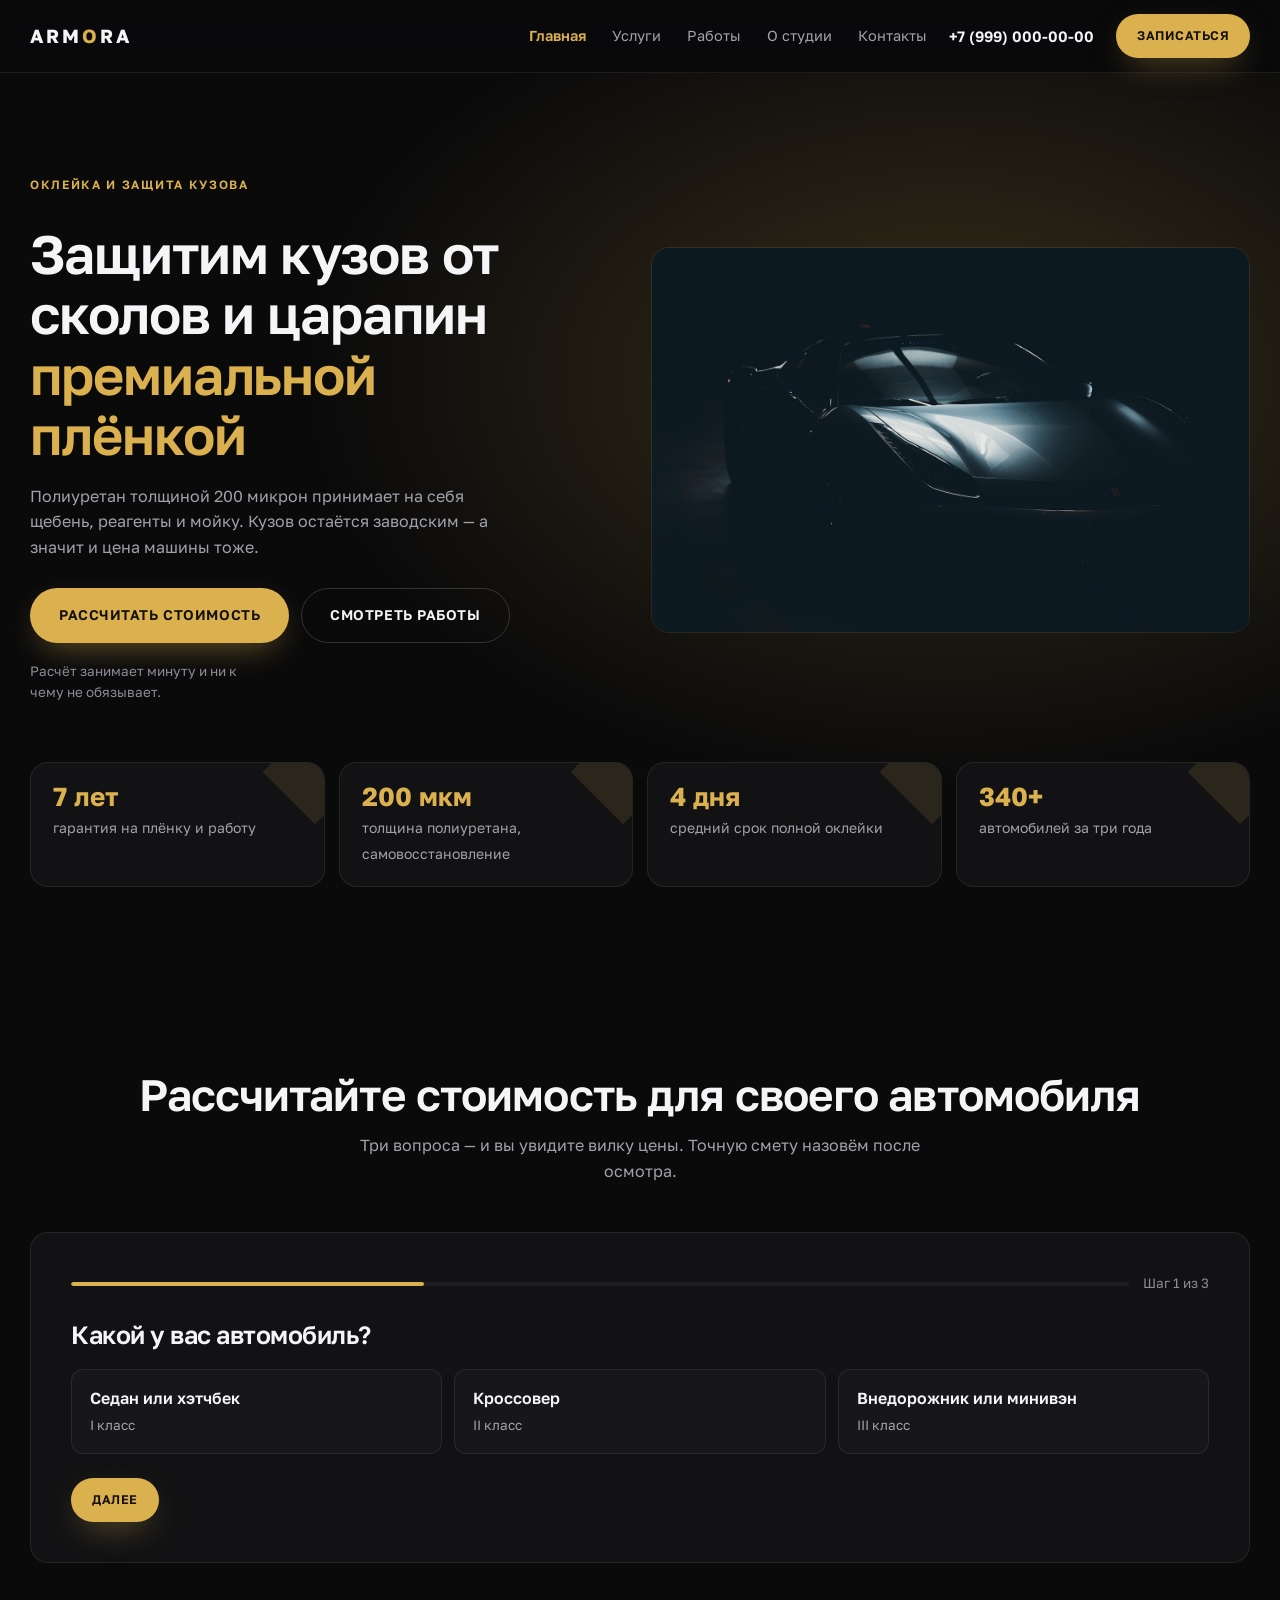
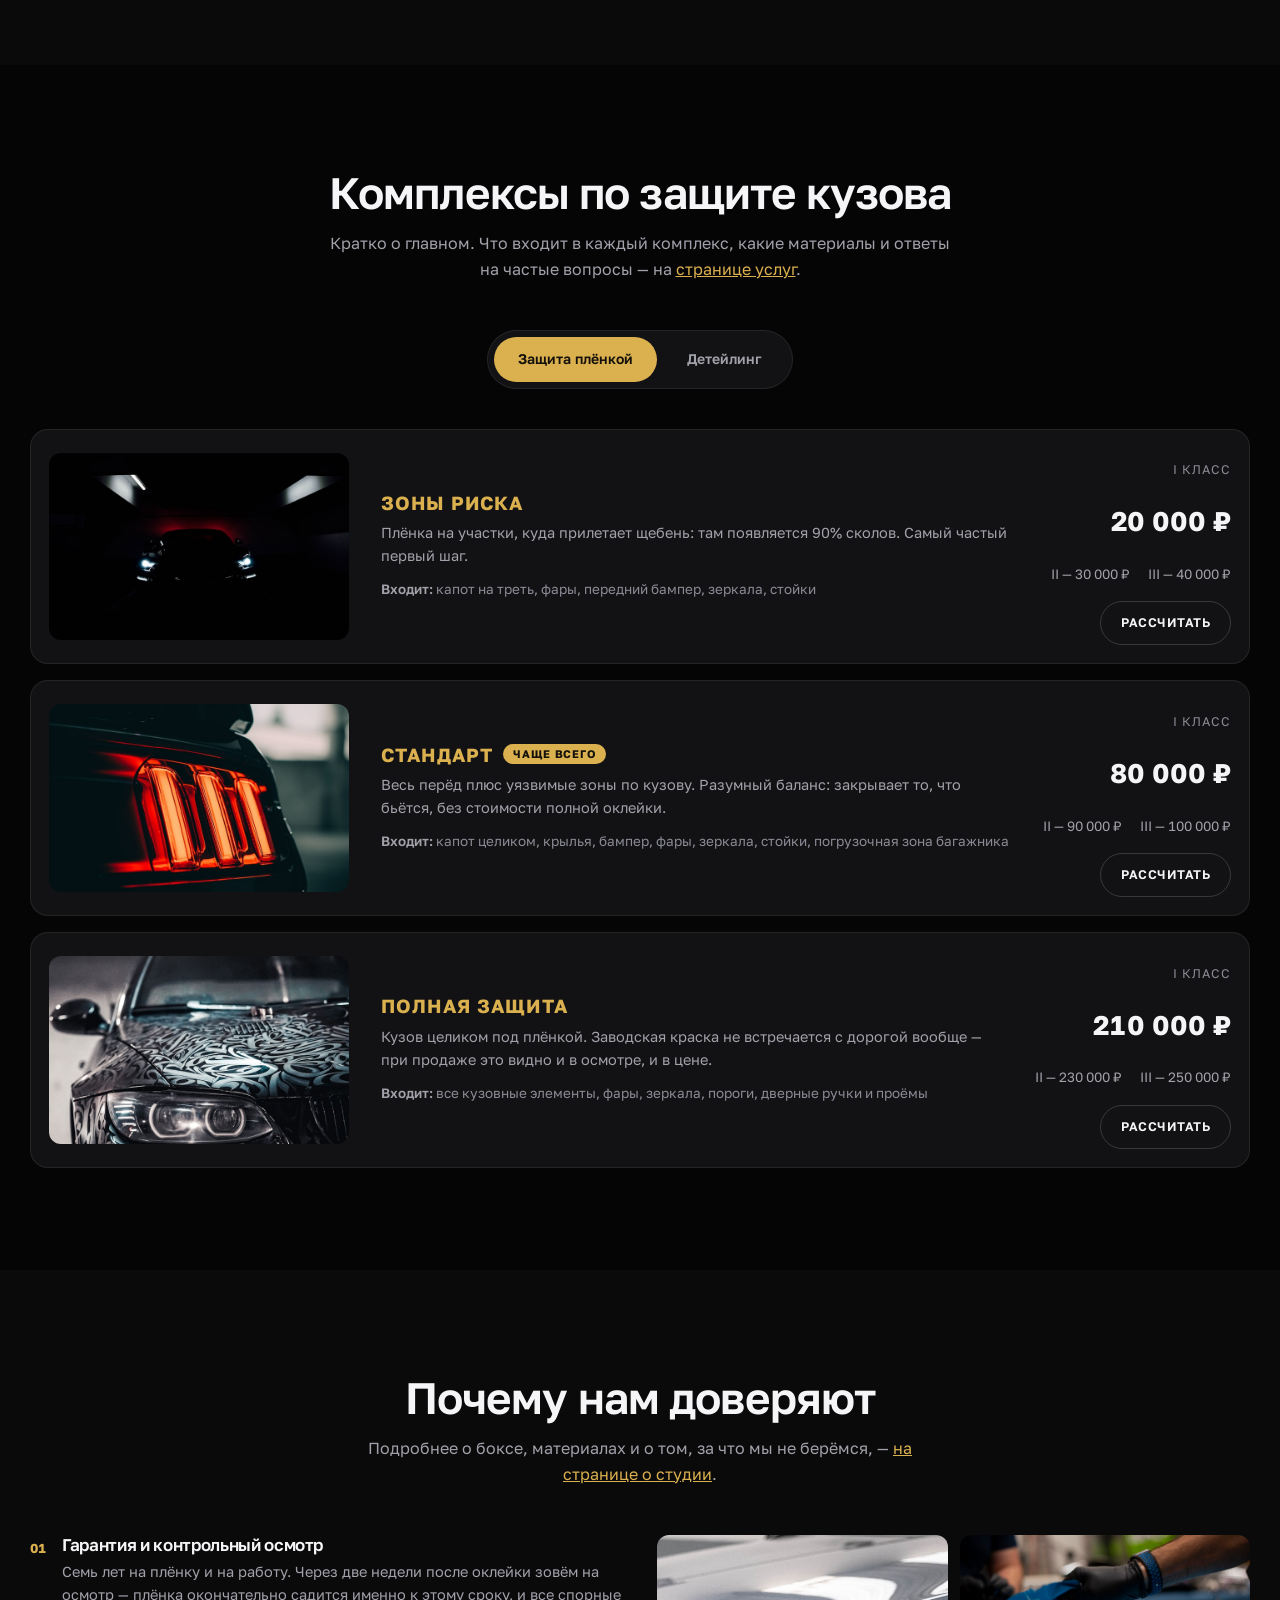
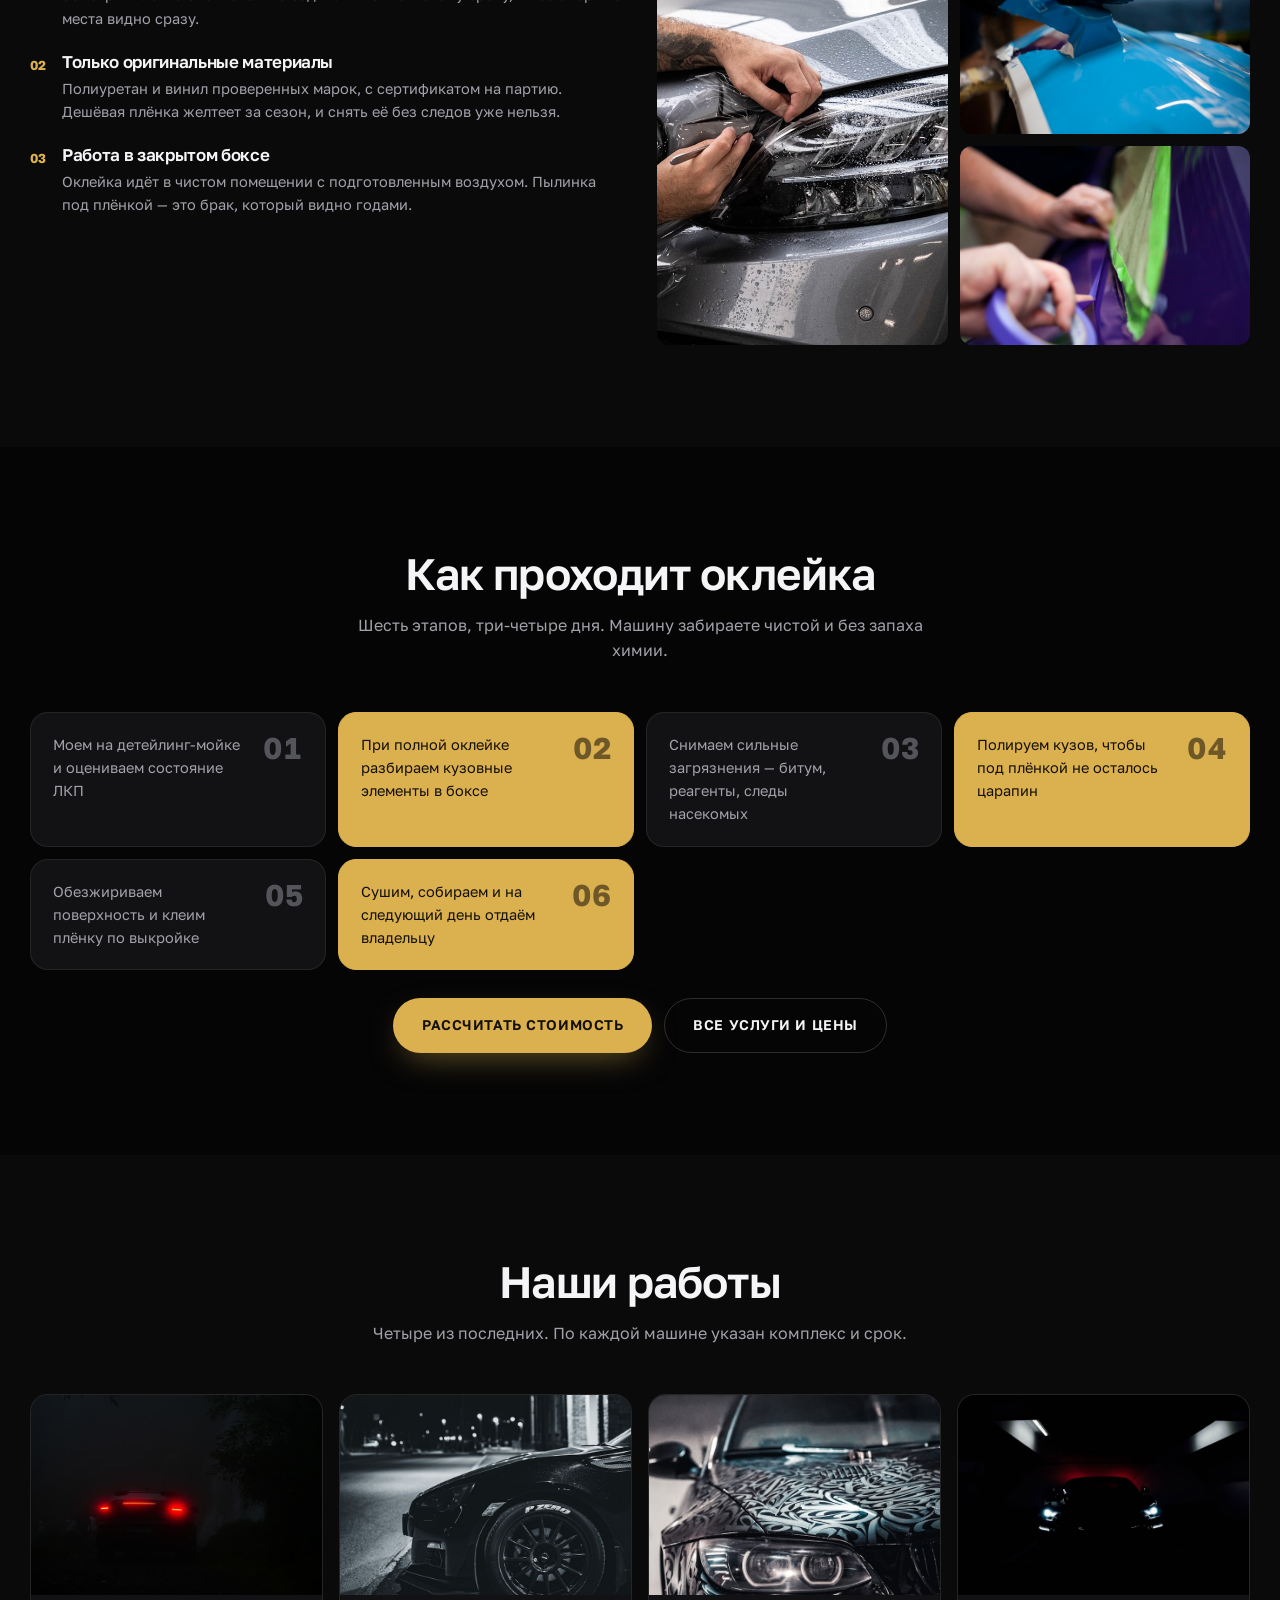
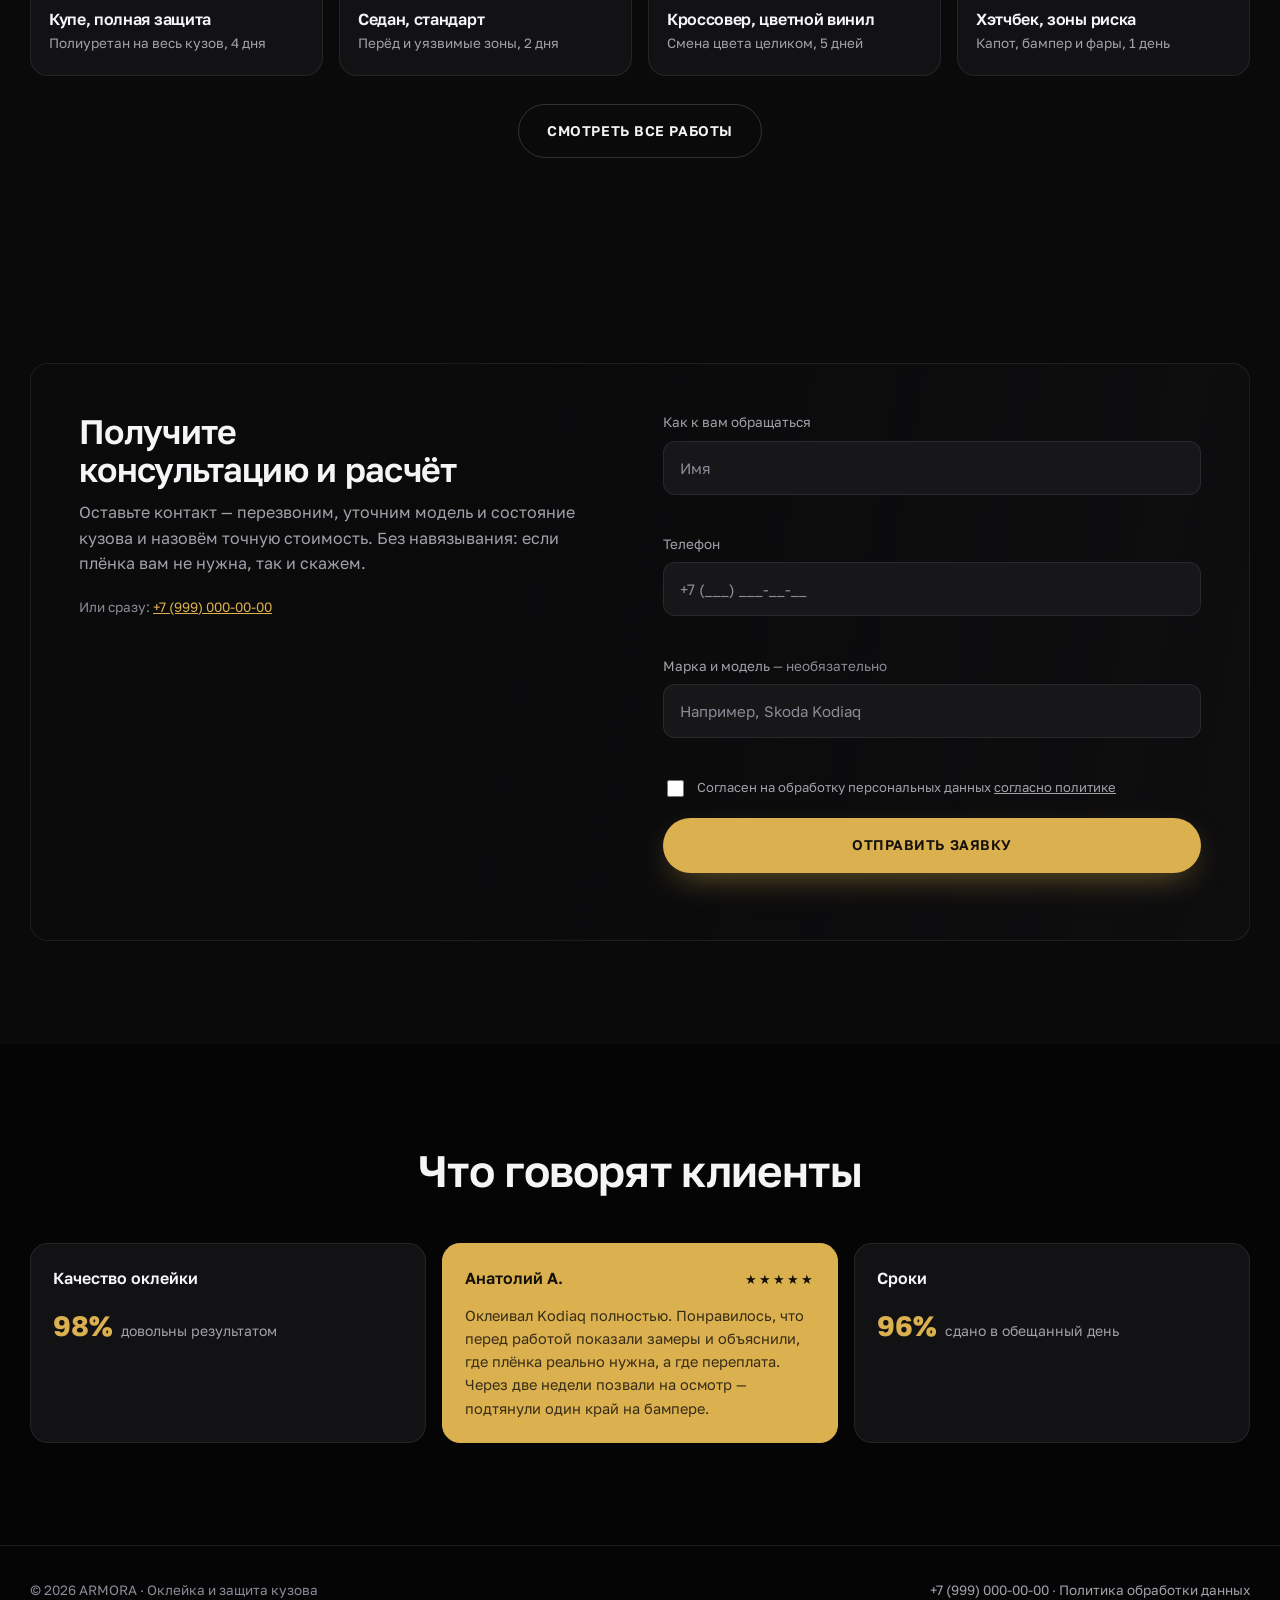
<file: index.html>
<!DOCTYPE html>
<html lang="ru">
<head>
<meta charset="UTF-8">
<meta name="viewport" content="width=device-width, initial-scale=1">
<title>ARMORA — оклейка и защита кузова плёнкой</title>
<meta name="description" content="Защита кузова полиуретановой плёнкой: зоны риска, стандарт и полная оклейка. Гарантия 7 лет, расчёт стоимости за минуту, оригинальные материалы.">

<meta name="theme-color" content="#0a0a0b">
<meta property="og:type" content="website">
<meta property="og:title" content="ARMORA — оклейка и защита кузова плёнкой">
<meta property="og:description" content="Полиуретан и винил, гарантия 7 лет, расчёт стоимости за минуту.">

<link rel="icon" href="data:image/svg+xml,%3Csvg xmlns='http://www.w3.org/2000/svg' viewBox='0 0 32 32'%3E%3Crect width='32' height='32' rx='8' fill='%230a0a0b'/%3E%3Cpath d='M16 5l9 3.4v7.2c0 5.2-3.6 9.6-9 11.4-5.4-1.8-9-6.2-9-11.4V8.4z' fill='none' stroke='%23dbb04f' stroke-width='2.2' stroke-linejoin='round'/%3E%3C/svg%3E">

<link rel="preconnect" href="https://fonts.googleapis.com">
<link rel="preconnect" href="https://fonts.gstatic.com" crossorigin>
<link href="https://fonts.googleapis.com/css2?family=Golos+Text:wght@400;500;600;700&display=swap&subset=cyrillic,latin" rel="stylesheet">
<link rel="stylesheet" href="css/style.css">

<script>document.documentElement.classList.add('js');</script>
</head>
<body>

<a class="skip-link" href="#main">Перейти к содержанию</a>

<header class="nav">
  <div class="wrap nav-inner">
    <a class="logo" href="#top">ARM<span>O</span>RA</a>

    <button class="nav-toggle" id="navToggle" type="button" aria-label="Открыть меню" aria-expanded="false" aria-controls="navLinks">
      <svg viewBox="0 0 24 24" fill="none" stroke="currentColor" stroke-width="1.9" stroke-linecap="round" aria-hidden="true">
        <path d="M4 7h16M4 12h16M4 17h16"/>
      </svg>
    </button>

    <nav class="nav-links" id="navLinks" aria-label="Разделы сайта">
      <a href="index.html" aria-current="page">Главная</a>
      <a href="services.html">Услуги</a>
      <a href="works.html">Работы</a>
      <a href="about.html">О студии</a>
      <a href="contacts.html">Контакты</a>
    </nav>

    <a class="nav-phone" href="tel:+79990000000">+7 (999) 000-00-00</a>
    <a class="btn btn-primary btn-sm" href="#contact">Записаться</a>
  </div>
</header>

<main id="main">

  <!-- ── Герой ────────────────────────────────────────────────────────────── -->
  <section class="hero" id="top">
    <div class="wrap">
      <div class="hero-grid">
        <div>
          <p class="eyebrow">Оклейка и защита кузова</p>
          <h1>Защитим кузов от сколов и царапин <em>премиальной плёнкой</em></h1>
          <p class="hero-lead">
            Полиуретан толщиной 200 микрон принимает на себя щебень, реагенты
            и мойку. Кузов остаётся заводским — а значит и цена машины тоже.
          </p>
          <div class="hero-actions">
            <a class="btn btn-primary" href="#calc">Рассчитать стоимость</a>
            <a class="btn btn-ghost" href="#works">Смотреть работы</a>
          </div>
          <p class="hero-note" style="margin-top:18px">Расчёт занимает минуту и ни к чему не обязывает.</p>
        </div>

        <div class="hero-media">
          <img src="assets/photos/hero.jpg" width="1400" height="900" alt="Тёмный спортивный автомобиль в студийном освещении, кузов отражает свет"
               fetchpriority="high" decoding="async">
        </div>
      </div>

      <ul class="facts" style="list-style:none;padding:0">
        <li class="fact"><b>7 лет</b><span>гарантия на плёнку и работу</span></li>
        <li class="fact"><b>200 мкм</b><span>толщина полиуретана, самовосстановление</span></li>
        <li class="fact"><b>4 дня</b><span>средний срок полной оклейки</span></li>
        <li class="fact"><b>340+</b><span>автомобилей за три года</span></li>
      </ul>
    </div>
  </section>

  <!-- ── Калькулятор ──────────────────────────────────────────────────────── -->
  <section class="section" id="calc">
    <div class="wrap">
      <div class="section-head reveal">
        <h2 class="section-title">Рассчитайте стоимость для своего автомобиля</h2>
        <p class="section-sub">Три вопроса — и вы увидите вилку цены. Точную смету назовём после осмотра.</p>
      </div>

      <div class="calc reveal" id="calcBox">
        <div class="calc-progress">
          <div class="calc-bar"><i id="calcBar"></i></div>
          <span class="calc-step-label" id="calcStepLabel">Шаг 1 из 3</span>
        </div>

        <h3 class="calc-question" id="calcQuestion">Какой у вас автомобиль?</h3>

        <div class="calc-options" id="calcOptions" role="group" aria-labelledby="calcQuestion"></div>

        <div class="calc-nav">
          <button class="btn btn-ghost btn-sm" type="button" id="calcBack" hidden>Назад</button>
          <button class="btn btn-primary btn-sm" type="button" id="calcNext" disabled>Далее</button>
        </div>

        <div class="calc-result" id="calcResult" hidden>
          <p class="calc-step-label" style="margin:0 0 6px">Ориентировочная стоимость</p>
          <p class="calc-total" id="calcTotal" aria-live="polite">— ₽</p>
          <p class="calc-total"><small id="calcSummary"></small></p>
          <div class="calc-nav" style="margin-top:18px">
            <a class="btn btn-primary btn-sm" href="#contact">Оставить заявку</a>
            <button class="btn btn-ghost btn-sm" type="button" id="calcReset">Посчитать заново</button>
          </div>
        </div>
      </div>
    </div>
  </section>

  <!-- ── Комплексы ────────────────────────────────────────────────────────── -->
  <section class="section" id="packages" style="background:var(--bg-deep)">
    <div class="wrap">
      <div class="section-head reveal">
        <h2 class="section-title">Комплексы по защите кузова</h2>
        <p class="section-sub">
          Кратко о главном. Что входит в каждый комплекс, какие материалы и
          ответы на частые вопросы — на <a href="services.html" style="color:var(--accent-text)">странице услуг</a>.
        </p>
      </div>

      <div class="tabs reveal" role="tablist" aria-label="Виды услуг">
        <button class="tab" role="tab" id="tab-film" aria-selected="true" aria-controls="panel-film" type="button">Защита плёнкой</button>
        <button class="tab" role="tab" id="tab-detail" aria-selected="false" aria-controls="panel-detail" type="button">Детейлинг</button>
      </div>

      <div class="tiers reveal" id="panel-film" role="tabpanel" aria-labelledby="tab-film">
        <article class="tier">
          <div class="tier-media">
            <img src="assets/photos/tier-1.jpg" width="720" height="460" loading="lazy" decoding="async"
                 alt="Передняя часть тёмного автомобиля с включёнными фарами в полумраке">
          </div>
          <div>
            <h3 class="tier-name">Зоны риска</h3>
            <p class="tier-desc">
              Плёнка на участки, куда прилетает щебень: там появляется 90% сколов.
              Самый частый первый шаг.
            </p>
            <p class="tier-includes"><b>Входит:</b> капот на треть, фары, передний бампер, зеркала, стойки</p>
          </div>
          <div class="tier-prices">
            <p class="tier-class">I класс</p>
            <p class="tier-price">20 000 ₽</p>
            <p class="tier-more"><span>II — 30 000 ₽</span><span>III — 40 000 ₽</span></p>
            <a class="btn btn-ghost btn-sm" href="#calc">Рассчитать</a>
          </div>
        </article>

        <article class="tier">
          <div class="tier-media">
            <img src="assets/photos/tier-2.jpg" width="720" height="460" loading="lazy" decoding="async"
                 alt="Крупный план красных задних фонарей автомобиля">
          </div>
          <div>
            <h3 class="tier-name">Стандарт <span class="tier-badge">чаще всего</span></h3>
            <p class="tier-desc">
              Весь перёд плюс уязвимые зоны по кузову. Разумный баланс: закрывает
              то, что бьётся, без стоимости полной оклейки.
            </p>
            <p class="tier-includes"><b>Входит:</b> капот целиком, крылья, бампер, фары, зеркала, стойки, погрузочная зона багажника</p>
          </div>
          <div class="tier-prices">
            <p class="tier-class">I класс</p>
            <p class="tier-price">80 000 ₽</p>
            <p class="tier-more"><span>II — 90 000 ₽</span><span>III — 100 000 ₽</span></p>
            <a class="btn btn-ghost btn-sm" href="#calc">Рассчитать</a>
          </div>
        </article>

        <article class="tier">
          <div class="tier-media">
            <img src="assets/photos/tier-3.jpg" width="720" height="460" loading="lazy" decoding="async"
                 alt="Автомобиль, оклеенный камуфляжной плёнкой, вид спереди">
          </div>
          <div>
            <h3 class="tier-name">Полная защита</h3>
            <p class="tier-desc">
              Кузов целиком под плёнкой. Заводская краска не встречается с
              дорогой вообще — при продаже это видно и в осмотре, и в цене.
            </p>
            <p class="tier-includes"><b>Входит:</b> все кузовные элементы, фары, зеркала, пороги, дверные ручки и проёмы</p>
          </div>
          <div class="tier-prices">
            <p class="tier-class">I класс</p>
            <p class="tier-price">210 000 ₽</p>
            <p class="tier-more"><span>II — 230 000 ₽</span><span>III — 250 000 ₽</span></p>
            <a class="btn btn-ghost btn-sm" href="#calc">Рассчитать</a>
          </div>
        </article>
      </div>

      <div class="tiers reveal" id="panel-detail" role="tabpanel" aria-labelledby="tab-detail" hidden>
        <article class="tier">
          <div class="tier-media">
            <img src="assets/photos/trust-3.jpg" width="640" height="420" loading="lazy" decoding="async"
                 alt="Полировальная машинка в работе на кузове автомобиля">
          </div>
          <div>
            <h3 class="tier-name">Полировка кузова</h3>
            <p class="tier-desc">
              Убираем паутинку и микроцарапины от неправильной мойки. Перед
              работой замеряем толщину лака и снимаем только то, что нужно.
            </p>
            <p class="tier-includes"><b>Входит:</b> замер толщины ЛКП, двухэтапная полировка, защитный состав</p>
          </div>
          <div class="tier-prices">
            <p class="tier-class">I класс</p>
            <p class="tier-price">18 000 ₽</p>
            <p class="tier-more"><span>II — 24 000 ₽</span><span>III — 30 000 ₽</span></p>
            <a class="btn btn-ghost btn-sm" href="#contact">Записаться</a>
          </div>
        </article>

        <article class="tier">
          <div class="tier-media">
            <img src="assets/photos/trust-2.jpg" width="640" height="420" loading="lazy" decoding="async"
                 alt="Мойка кузова автомобиля губкой с пеной">
          </div>
          <div>
            <h3 class="tier-name">Керамика</h3>
            <p class="tier-desc">
              Гидрофобный состав поверх краски или плёнки: грязь держится хуже,
              мойка занимает меньше времени, блеск глубже.
            </p>
            <p class="tier-includes"><b>Входит:</b> подготовка поверхности, нанесение в два слоя, сушка в боксе</p>
          </div>
          <div class="tier-prices">
            <p class="tier-class">I класс</p>
            <p class="tier-price">26 000 ₽</p>
            <p class="tier-more"><span>II — 32 000 ₽</span><span>III — 38 000 ₽</span></p>
            <a class="btn btn-ghost btn-sm" href="#contact">Записаться</a>
          </div>
        </article>

        <article class="tier">
          <div class="tier-media">
            <img src="assets/photos/process.jpg" width="760" height="520" loading="lazy" decoding="async"
                 alt="Рука в перчатке очищает колёсный диск щёткой">
          </div>
          <div>
            <h3 class="tier-name">Химчистка салона</h3>
            <p class="tier-desc">
              Глубокая чистка ткани, кожи и пластика с озонированием.
              Запах уходит вместе с причиной, а не маскируется отдушкой.
            </p>
            <p class="tier-includes"><b>Входит:</b> разбор салона, чистка обивки и потолка, уход за кожей, озонирование</p>
          </div>
          <div class="tier-prices">
            <p class="tier-class">I класс</p>
            <p class="tier-price">12 000 ₽</p>
            <p class="tier-more"><span>II — 15 000 ₽</span><span>III — 19 000 ₽</span></p>
            <a class="btn btn-ghost btn-sm" href="#contact">Записаться</a>
          </div>
        </article>
      </div>
    </div>
  </section>

  <!-- ── Доверие ──────────────────────────────────────────────────────────── -->
  <section class="section" id="trust">
    <div class="wrap">
      <div class="section-head reveal">
        <h2 class="section-title">Почему нам доверяют</h2>
        <p class="section-sub">
          Подробнее о боксе, материалах и о том, за что мы не берёмся, —
          <a href="about.html" style="color:var(--accent-text)">на странице о студии</a>.
        </p>
      </div>

      <div class="trust reveal">
        <div class="trust-points">
          <div class="trust-point">
            <span class="trust-num">01</span>
            <div>
              <h3>Гарантия и контрольный осмотр</h3>
              <p>
                Семь лет на плёнку и на работу. Через две недели после оклейки
                зовём на осмотр — плёнка окончательно садится именно к этому сроку,
                и все спорные места видно сразу.
              </p>
            </div>
          </div>
          <div class="trust-point">
            <span class="trust-num">02</span>
            <div>
              <h3>Только оригинальные материалы</h3>
              <p>
                Полиуретан и винил проверенных марок, с сертификатом на партию.
                Дешёвая плёнка желтеет за сезон, и снять её без следов уже нельзя.
              </p>
            </div>
          </div>
          <div class="trust-point">
            <span class="trust-num">03</span>
            <div>
              <h3>Работа в закрытом боксе</h3>
              <p>
                Оклейка идёт в чистом помещении с подготовленным воздухом.
                Пылинка под плёнкой — это брак, который видно годами.
              </p>
            </div>
          </div>
        </div>

        <div class="mosaic">
          <figure><img src="assets/photos/trust-1.jpg" width="640" height="760" loading="lazy" decoding="async"
                       alt="Мастер разглаживает защитную плёнку на фаре автомобиля"></figure>
          <figure><img src="assets/photos/work-2.jpg" width="760" height="520" loading="lazy" decoding="async"
                       alt="Нанесение плёнки на кузов ракелем"></figure>
          <figure><img src="assets/photos/work-1.jpg" width="760" height="520" loading="lazy" decoding="async"
                       alt="Раскрой виниловой плёнки перед оклейкой"></figure>
        </div>
      </div>
    </div>
  </section>

  <!-- ── Процесс ──────────────────────────────────────────────────────────── -->
  <section class="section" id="process" style="background:var(--bg-deep)">
    <div class="wrap">
      <div class="section-head reveal">
        <h2 class="section-title">Как проходит оклейка</h2>
        <p class="section-sub">Шесть этапов, три-четыре дня. Машину забираете чистой и без запаха химии.</p>
      </div>

      <ol class="steps reveal" style="list-style:none;padding:0;margin:0">
        <li class="step"><p>Моем на детейлинг-мойке и оцениваем состояние ЛКП</p><span class="step-num">01</span></li>
        <li class="step"><p>При полной оклейке разбираем кузовные элементы в боксе</p><span class="step-num">02</span></li>
        <li class="step"><p>Снимаем сильные загрязнения — битум, реагенты, следы насекомых</p><span class="step-num">03</span></li>
        <li class="step"><p>Полируем кузов, чтобы под плёнкой не осталось царапин</p><span class="step-num">04</span></li>
        <li class="step"><p>Обезжириваем поверхность и клеим плёнку по выкройке</p><span class="step-num">05</span></li>
        <li class="step"><p>Сушим, собираем и на следующий день отдаём владельцу</p><span class="step-num">06</span></li>
      </ol>

      <div style="text-align:center;margin-top:28px;display:flex;gap:12px;justify-content:center;flex-wrap:wrap" class="reveal">
        <a class="btn btn-primary" href="#calc">Рассчитать стоимость</a>
        <a class="btn btn-ghost" href="services.html">Все услуги и цены</a>
      </div>
    </div>
  </section>

  <!-- ── Работы ───────────────────────────────────────────────────────────── -->
  <section class="section" id="works">
    <div class="wrap">
      <div class="section-head reveal">
        <h2 class="section-title">Наши работы</h2>
        <p class="section-sub">Четыре из последних. По каждой машине указан комплекс и срок.</p>
      </div>

      <div class="works reveal">
        <article class="work">
          <img src="assets/photos/work-3.jpg" width="760" height="520" loading="lazy" decoding="async"
               alt="Задняя часть автомобиля с горящими фонарями в тумане">
          <div class="work-body"><h3>Купе, полная защита</h3><p>Полиуретан на весь кузов, 4 дня</p></div>
        </article>
        <article class="work">
          <img src="assets/photos/work-4.jpg" width="760" height="520" loading="lazy" decoding="async"
               alt="Колесо и крыло автомобиля крупным планом, чёрно-белый снимок">
          <div class="work-body"><h3>Седан, стандарт</h3><p>Перёд и уязвимые зоны, 2 дня</p></div>
        </article>
        <article class="work">
          <img src="assets/photos/tier-3.jpg" width="720" height="460" loading="lazy" decoding="async"
               alt="Автомобиль в камуфляжной виниловой плёнке">
          <div class="work-body"><h3>Кроссовер, цветной винил</h3><p>Смена цвета целиком, 5 дней</p></div>
        </article>
        <article class="work">
          <img src="assets/photos/tier-1.jpg" width="720" height="460" loading="lazy" decoding="async"
               alt="Тёмный автомобиль с включёнными фарами">
          <div class="work-body"><h3>Хэтчбек, зоны риска</h3><p>Капот, бампер и фары, 1 день</p></div>
        </article>
      </div>

      <div style="text-align:center;margin-top:28px" class="reveal">
        <a class="btn btn-ghost" href="works.html">Смотреть все работы</a>
      </div>
    </div>
  </section>

  <!-- ── Заявка ───────────────────────────────────────────────────────────── -->
  <section class="section" id="contact">
    <div class="wrap">
      <div class="lead reveal">
        <div class="lead-inner">
          <div>
            <h2>Получите консультацию и расчёт</h2>
            <p>
              Оставьте контакт — перезвоним, уточним модель и состояние кузова
              и назовём точную стоимость. Без навязывания: если плёнка вам не
              нужна, так и скажем.
            </p>
            <p style="margin-top:20px;color:var(--faint);font-size:13.5px">
              Или сразу: <a href="tel:+79990000000" style="color:var(--accent-text)">+7 (999) 000-00-00</a>
            </p>
          </div>

          <form id="leadForm" novalidate>
            <label class="field" id="fieldName">
              <span>Как к вам обращаться</span>
              <input type="text" name="name" autocomplete="name" placeholder="Имя" required>
              <span class="field-error" data-error></span>
            </label>

            <label class="field" id="fieldPhone">
              <span>Телефон</span>
              <input type="tel" name="phone" autocomplete="tel" placeholder="+7 (___) ___-__-__" required>
              <span class="field-error" data-error></span>
            </label>

            <label class="field" id="fieldCar">
              <span>Марка и модель <span style="color:var(--faint)">— необязательно</span></span>
              <input type="text" name="car" placeholder="Например, Skoda Kodiaq">
              <span class="field-error" data-error></span>
            </label>

            <!-- Ловушка для ботов: человек этого поля не видит, автозаполнитель заполняет. -->
            <div style="position:absolute;left:-9999px" aria-hidden="true">
              <label>Не заполняйте<input type="text" name="website" tabindex="-1" autocomplete="off"></label>
            </div>

            <div id="fieldConsent">
              <label class="consent">
                <input type="checkbox" name="consent" required>
                <span>Согласен на обработку персональных данных <a href="privacy.html">согласно политике</a></span>
              </label>
              <span class="field-error" data-error></span>
            </div>

            <button class="btn btn-primary" type="submit" style="width:100%">Отправить заявку</button>
            <p class="form-status" id="formStatus" role="status" aria-live="polite"></p>
          </form>
        </div>
      </div>
    </div>
  </section>

  <!-- ── Отзывы ───────────────────────────────────────────────────────────── -->
  <section class="section" id="reviews" style="background:var(--bg-deep)">
    <div class="wrap">
      <div class="section-head reveal">
        <h2 class="section-title">Что говорят клиенты</h2>
      </div>

      <div class="reviews reveal">
        <div class="review">
          <div class="review-top"><span class="review-name">Качество оклейки</span></div>
          <div class="score"><b>98%</b><span>довольны результатом</span></div>
        </div>

        <div class="review review--accent">
          <div class="review-top">
            <span class="review-name">Анатолий А.</span>
            <span class="review-stars" aria-label="Оценка 5 из 5">★★★★★</span>
          </div>
          <p class="review-text">
            Оклеивал Kodiaq полностью. Понравилось, что перед работой показали
            замеры и объяснили, где плёнка реально нужна, а где переплата.
            Через две недели позвали на осмотр — подтянули один край на бампере.
          </p>
        </div>

        <div class="review">
          <div class="review-top"><span class="review-name">Сроки</span></div>
          <div class="score"><b>96%</b><span>сдано в обещанный день</span></div>
        </div>
      </div>
    </div>
  </section>

</main>

<footer class="site-footer">
  <div class="wrap footer-inner">
    <span>© <span id="year">2026</span> ARMORA · Оклейка и защита кузова</span>
    <span><a href="tel:+79990000000">+7 (999) 000-00-00</a> · <a href="privacy.html">Политика обработки данных</a></span>
  </div>
</footer>

<script src="js/main.js"></script>
</body>
</html>
</file>
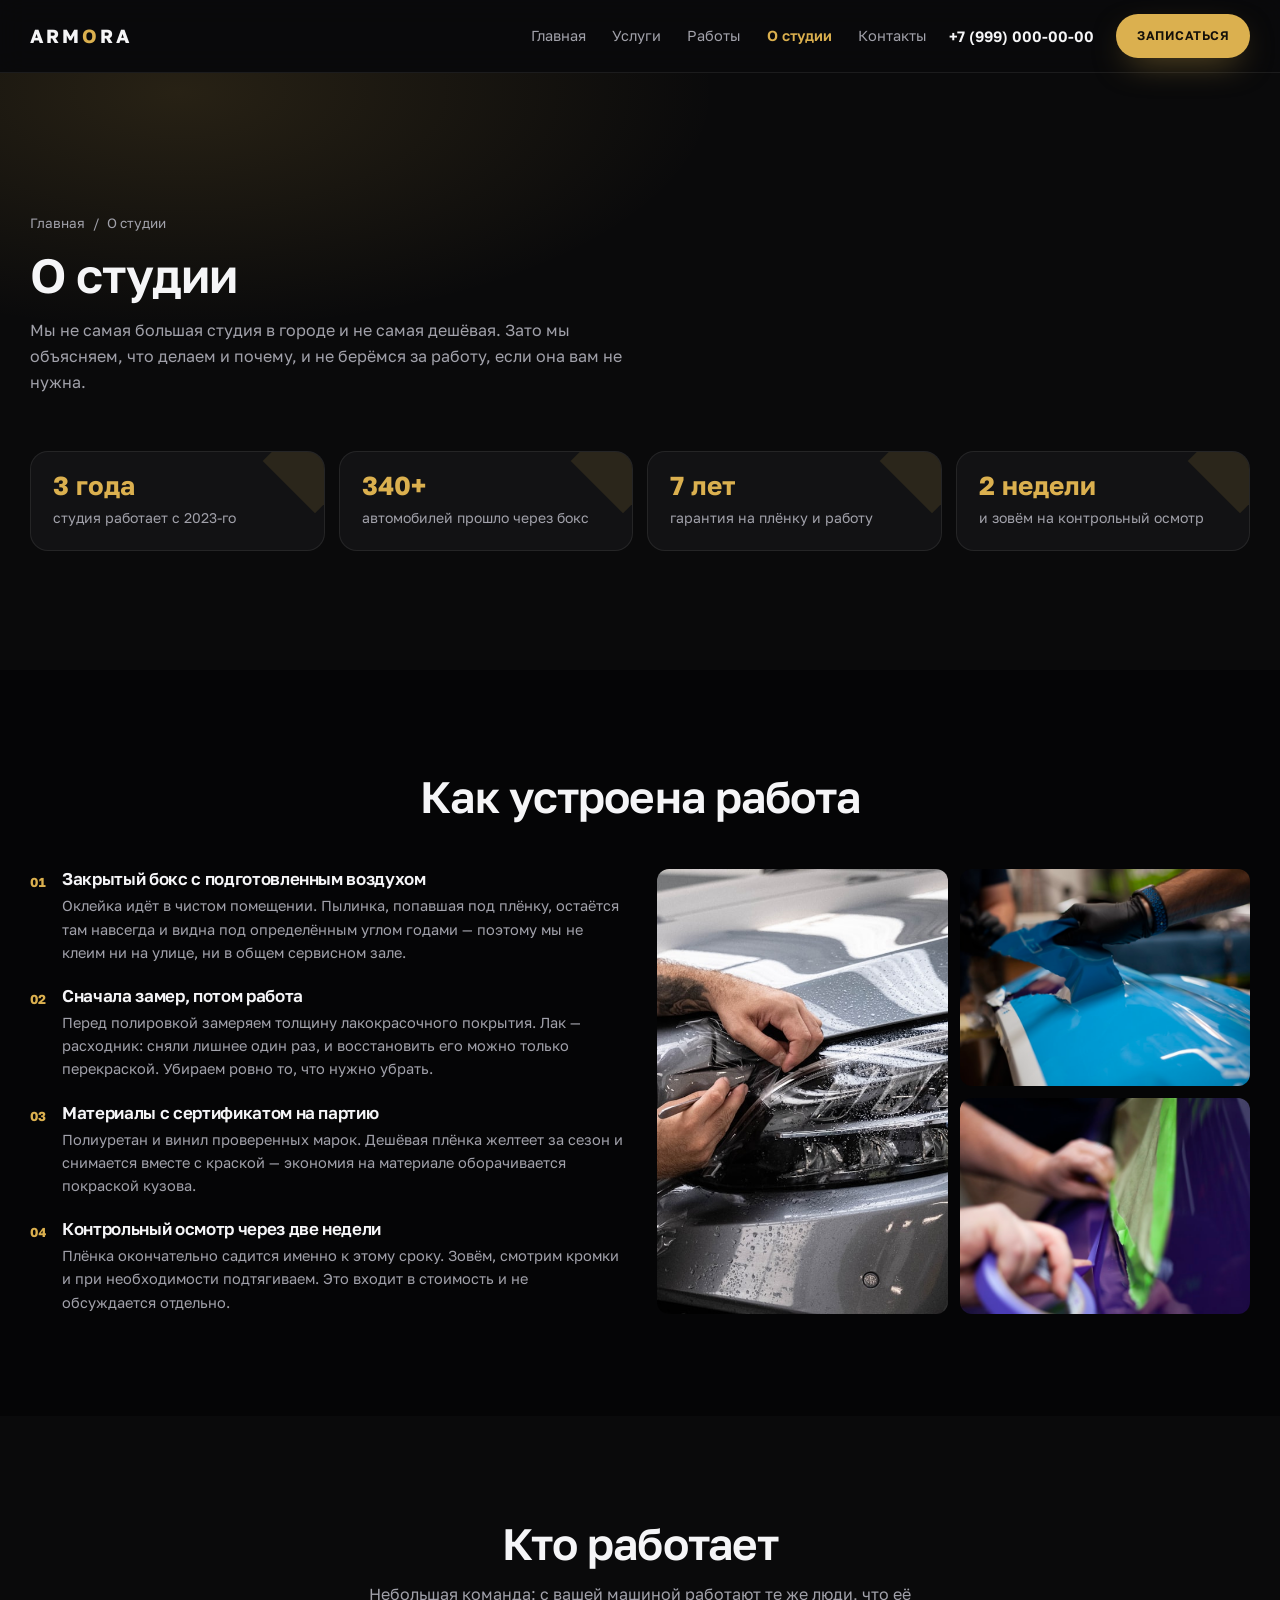
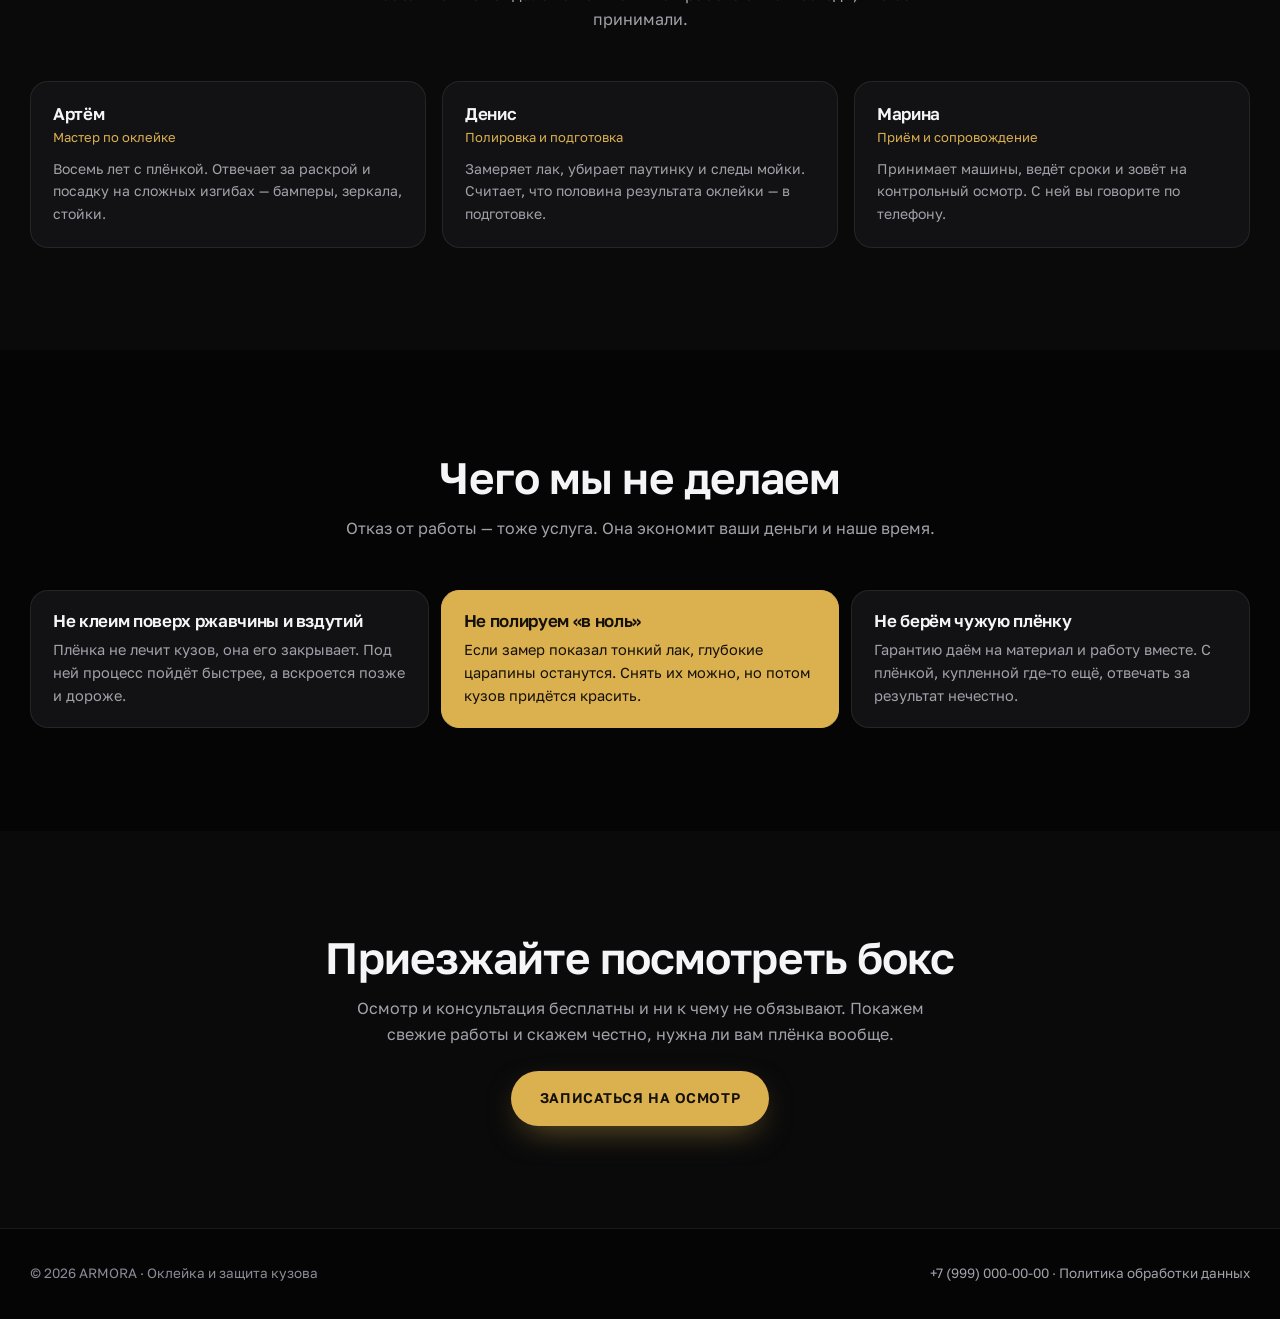
<file: about.html>
<!DOCTYPE html>
<html lang="ru">
<head>
<meta charset="UTF-8">
<meta name="viewport" content="width=device-width, initial-scale=1">
<title>О студии — ARMORA</title>
<meta name="description" content="Как устроена работа студии ARMORA: закрытый бокс, материалы с сертификатом, гарантия семь лет и контрольный осмотр через две недели.">

<meta name="theme-color" content="#0a0a0b">
<meta property="og:type" content="website">
<meta property="og:title" content="О студии — ARMORA">
<meta property="og:description" content="Закрытый бокс, материалы с сертификатом, гарантия семь лет.">

<link rel="icon" href="data:image/svg+xml,%3Csvg xmlns='http://www.w3.org/2000/svg' viewBox='0 0 32 32'%3E%3Crect width='32' height='32' rx='8' fill='%230a0a0b'/%3E%3Cpath d='M16 5l9 3.4v7.2c0 5.2-3.6 9.6-9 11.4-5.4-1.8-9-6.2-9-11.4V8.4z' fill='none' stroke='%23dbb04f' stroke-width='2.2' stroke-linejoin='round'/%3E%3C/svg%3E">

<link rel="preconnect" href="https://fonts.googleapis.com">
<link rel="preconnect" href="https://fonts.gstatic.com" crossorigin>
<link href="https://fonts.googleapis.com/css2?family=Golos+Text:wght@400;500;600;700&display=swap&subset=cyrillic,latin" rel="stylesheet">
<link rel="stylesheet" href="css/style.css">

<script>document.documentElement.classList.add('js');</script>
</head>
<body>

<a class="skip-link" href="#main">Перейти к содержанию</a>

<header class="nav">
  <div class="wrap nav-inner">
    <a class="logo" href="index.html">ARM<span>O</span>RA</a>

    <button class="nav-toggle" id="navToggle" type="button" aria-label="Открыть меню" aria-expanded="false" aria-controls="navLinks">
      <svg viewBox="0 0 24 24" fill="none" stroke="currentColor" stroke-width="1.9" stroke-linecap="round" aria-hidden="true">
        <path d="M4 7h16M4 12h16M4 17h16"/>
      </svg>
    </button>

    <nav class="nav-links" id="navLinks" aria-label="Разделы сайта">
      <a href="index.html">Главная</a>
      <a href="services.html">Услуги</a>
      <a href="works.html">Работы</a>
      <a href="about.html" aria-current="page">О студии</a>
      <a href="contacts.html">Контакты</a>
    </nav>

    <a class="nav-phone" href="tel:+79990000000">+7 (999) 000-00-00</a>
    <a class="btn btn-primary btn-sm" href="contacts.html">Записаться</a>
  </div>
</header>

<main id="main">

  <section class="page-head">
    <div class="wrap">
      <p class="crumbs"><a href="index.html">Главная</a><span>/</span>О студии</p>
      <h1>О студии</h1>
      <p>
        Мы не самая большая студия в городе и не самая дешёвая. Зато мы
        объясняем, что делаем и почему, и не берёмся за работу, если она вам
        не нужна.
      </p>
    </div>
  </section>

  <section class="section" style="padding-top:0">
    <div class="wrap">
      <ul class="facts reveal" style="list-style:none;padding:0;margin-top:0">
        <li class="fact"><b>3 года</b><span>студия работает с 2023-го</span></li>
        <li class="fact"><b>340+</b><span>автомобилей прошло через бокс</span></li>
        <li class="fact"><b>7 лет</b><span>гарантия на плёнку и работу</span></li>
        <li class="fact"><b>2 недели</b><span>и зовём на контрольный осмотр</span></li>
      </ul>
    </div>
  </section>

  <!-- ── Как устроена работа ──────────────────────────────────────────────── -->
  <section class="section" style="background:var(--bg-deep)">
    <div class="wrap">
      <div class="section-head reveal">
        <h2 class="section-title">Как устроена работа</h2>
      </div>

      <div class="trust reveal">
        <div class="trust-points">
          <div class="trust-point">
            <span class="trust-num">01</span>
            <div>
              <h3>Закрытый бокс с подготовленным воздухом</h3>
              <p>
                Оклейка идёт в чистом помещении. Пылинка, попавшая под плёнку,
                остаётся там навсегда и видна под определённым углом годами —
                поэтому мы не клеим ни на улице, ни в общем сервисном зале.
              </p>
            </div>
          </div>
          <div class="trust-point">
            <span class="trust-num">02</span>
            <div>
              <h3>Сначала замер, потом работа</h3>
              <p>
                Перед полировкой замеряем толщину лакокрасочного покрытия.
                Лак — расходник: сняли лишнее один раз, и восстановить его
                можно только перекраской. Убираем ровно то, что нужно убрать.
              </p>
            </div>
          </div>
          <div class="trust-point">
            <span class="trust-num">03</span>
            <div>
              <h3>Материалы с сертификатом на партию</h3>
              <p>
                Полиуретан и винил проверенных марок. Дешёвая плёнка желтеет
                за сезон и снимается вместе с краской — экономия на материале
                оборачивается покраской кузова.
              </p>
            </div>
          </div>
          <div class="trust-point">
            <span class="trust-num">04</span>
            <div>
              <h3>Контрольный осмотр через две недели</h3>
              <p>
                Плёнка окончательно садится именно к этому сроку. Зовём,
                смотрим кромки и при необходимости подтягиваем. Это входит в
                стоимость и не обсуждается отдельно.
              </p>
            </div>
          </div>
        </div>

        <div class="mosaic">
          <figure><img src="assets/photos/trust-1.jpg" width="640" height="760" loading="lazy" decoding="async"
                       alt="Мастер разглаживает защитную плёнку на фаре автомобиля"></figure>
          <figure><img src="assets/photos/work-2.jpg" width="760" height="520" loading="lazy" decoding="async"
                       alt="Нанесение плёнки на кузов ракелем"></figure>
          <figure><img src="assets/photos/work-1.jpg" width="760" height="520" loading="lazy" decoding="async"
                       alt="Раскрой виниловой плёнки перед оклейкой"></figure>
        </div>
      </div>
    </div>
  </section>

  <!-- ── Команда ──────────────────────────────────────────────────────────── -->
  <section class="section">
    <div class="wrap">
      <div class="section-head reveal">
        <h2 class="section-title">Кто работает</h2>
        <p class="section-sub">
          Небольшая команда: с вашей машиной работают те же люди, что её принимали.
        </p>
      </div>

      <div class="people reveal">
        <article class="person">
          <h3>Артём</h3>
          <p class="role">Мастер по оклейке</p>
          <p>Восемь лет с плёнкой. Отвечает за раскрой и посадку на сложных изгибах — бамперы, зеркала, стойки.</p>
        </article>
        <article class="person">
          <h3>Денис</h3>
          <p class="role">Полировка и подготовка</p>
          <p>Замеряет лак, убирает паутинку и следы мойки. Считает, что половина результата оклейки — в подготовке.</p>
        </article>
        <article class="person">
          <h3>Марина</h3>
          <p class="role">Приём и сопровождение</p>
          <p>Принимает машины, ведёт сроки и зовёт на контрольный осмотр. С ней вы говорите по телефону.</p>
        </article>
      </div>
    </div>
  </section>

  <!-- ── Чего мы не делаем ────────────────────────────────────────────────── -->
  <section class="section" style="background:var(--bg-deep)">
    <div class="wrap">
      <div class="section-head reveal">
        <h2 class="section-title">Чего мы не делаем</h2>
        <p class="section-sub">
          Отказ от работы — тоже услуга. Она экономит ваши деньги и наше время.
        </p>
      </div>

      <div class="steps reveal" style="grid-template-columns:repeat(auto-fit,minmax(280px,1fr))">
        <article class="step" style="display:block">
          <h3 style="font-size:17px;margin-bottom:8px">Не клеим поверх ржавчины и вздутий</h3>
          <p>Плёнка не лечит кузов, она его закрывает. Под ней процесс пойдёт быстрее, а вскроется позже и дороже.</p>
        </article>
        <article class="step" style="display:block">
          <h3 style="font-size:17px;margin-bottom:8px">Не полируем «в ноль»</h3>
          <p>Если замер показал тонкий лак, глубокие царапины останутся. Снять их можно, но потом кузов придётся красить.</p>
        </article>
        <article class="step" style="display:block">
          <h3 style="font-size:17px;margin-bottom:8px">Не берём чужую плёнку</h3>
          <p>Гарантию даём на материал и работу вместе. С плёнкой, купленной где-то ещё, отвечать за результат нечестно.</p>
        </article>
      </div>
    </div>
  </section>

  <section class="section">
    <div class="wrap" style="text-align:center">
      <h2 class="section-title reveal">Приезжайте посмотреть бокс</h2>
      <p class="section-sub reveal">
        Осмотр и консультация бесплатны и ни к чему не обязывают. Покажем свежие
        работы и скажем честно, нужна ли вам плёнка вообще.
      </p>
      <div style="margin-top:24px" class="reveal">
        <a class="btn btn-primary" href="contacts.html">Записаться на осмотр</a>
      </div>
    </div>
  </section>

</main>

<footer class="site-footer">
  <div class="wrap footer-inner">
    <span>© <span id="year">2026</span> ARMORA · Оклейка и защита кузова</span>
    <span><a href="tel:+79990000000">+7 (999) 000-00-00</a> · <a href="privacy.html">Политика обработки данных</a></span>
  </div>
</footer>

<script src="js/main.js"></script>
</body>
</html>
</file>
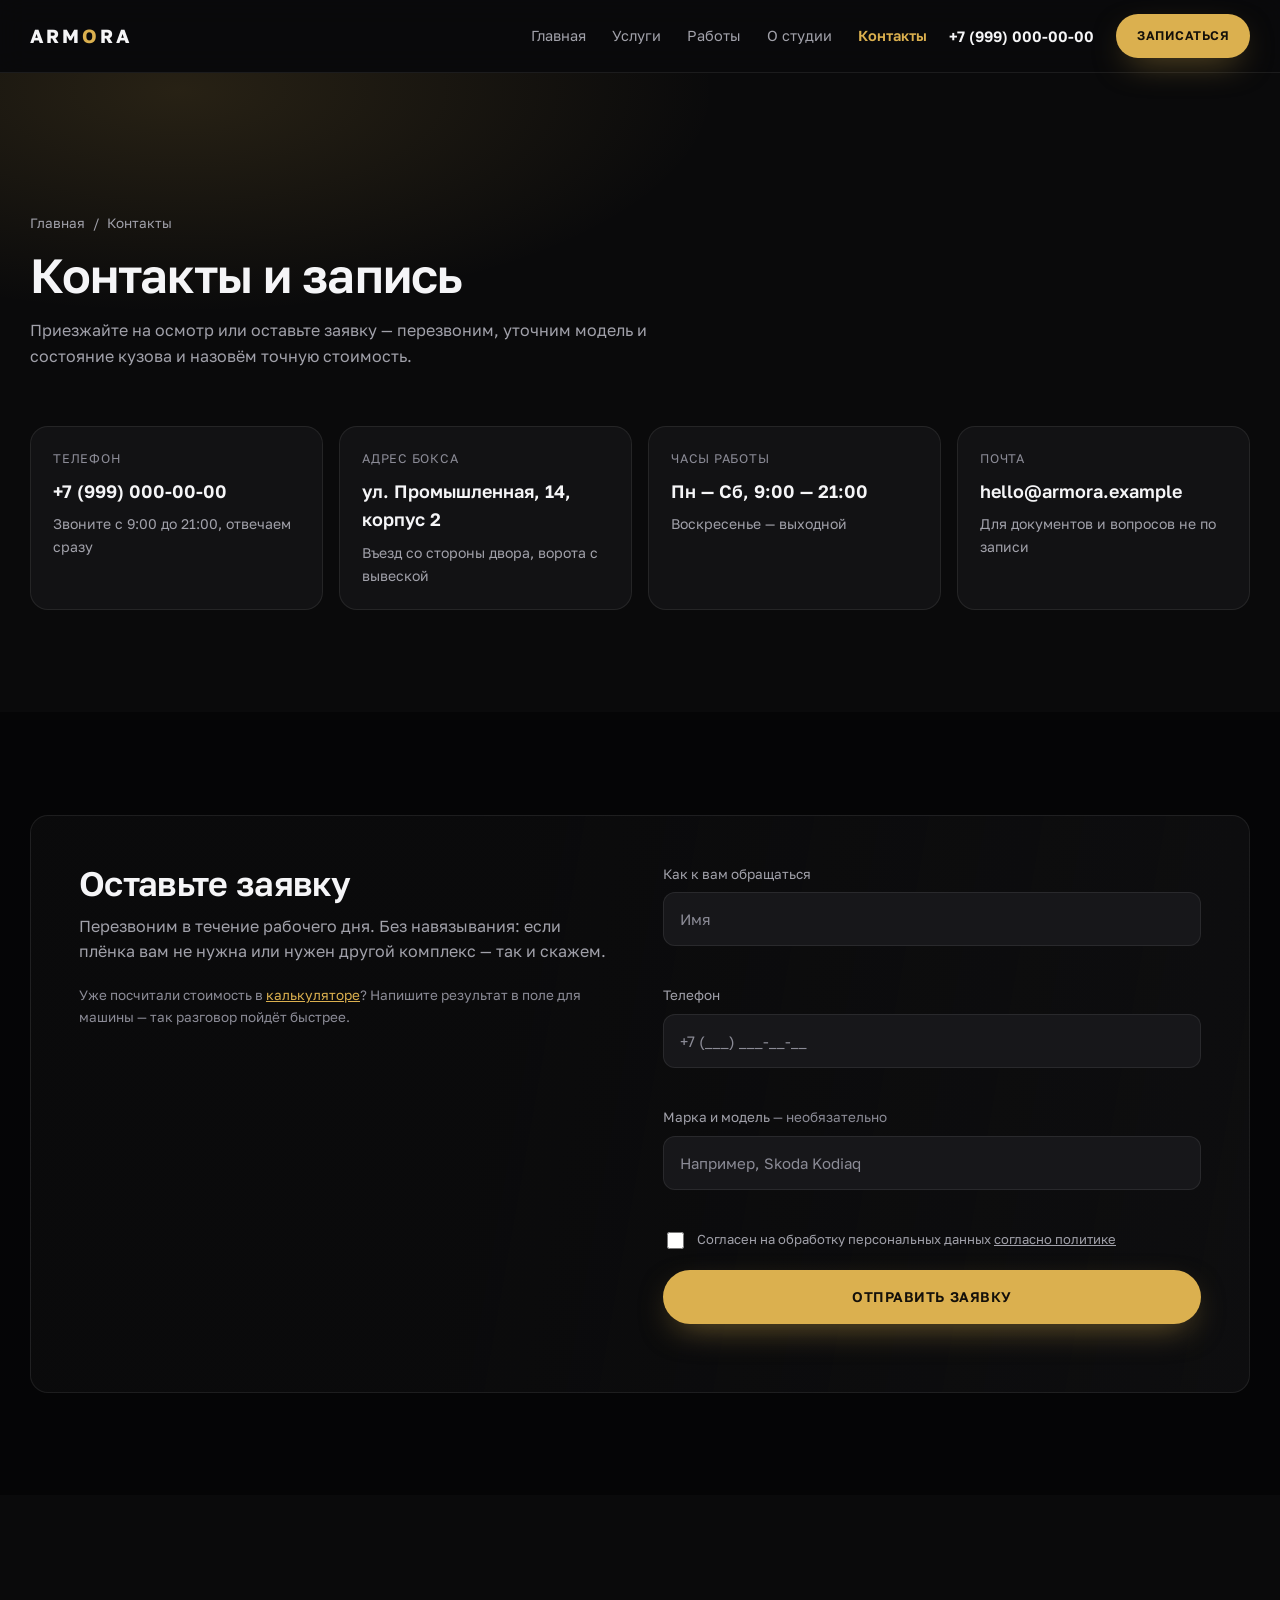
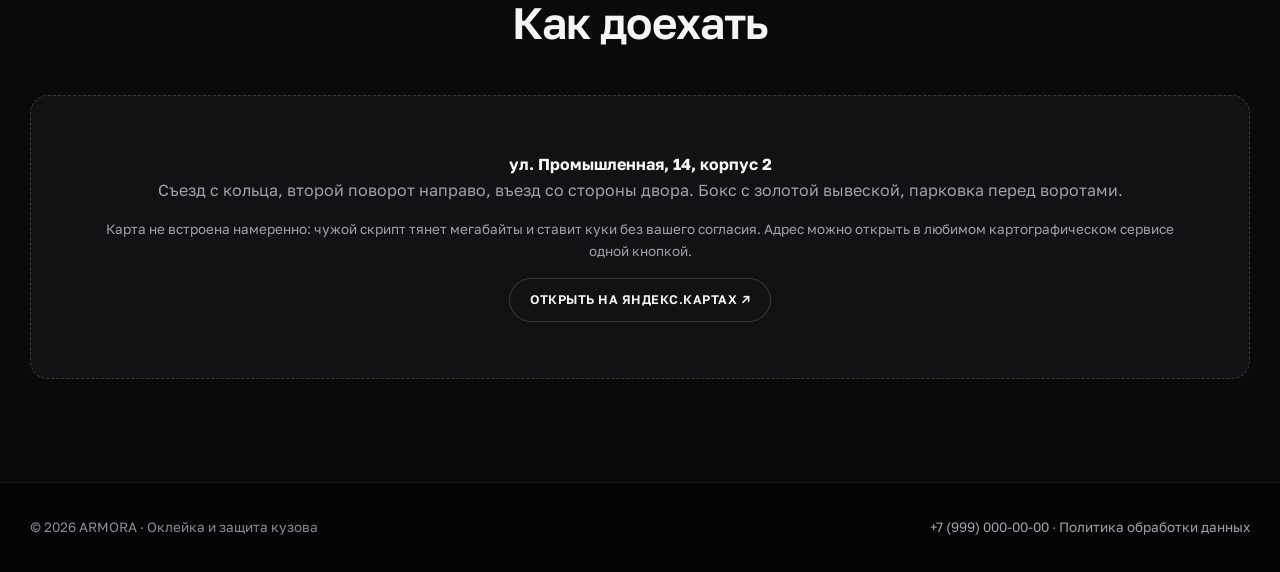
<file: contacts.html>
<!DOCTYPE html>
<html lang="ru">
<head>
<meta charset="UTF-8">
<meta name="viewport" content="width=device-width, initial-scale=1">
<title>Контакты и запись — ARMORA</title>
<meta name="description" content="Адрес бокса, телефон и часы работы студии ARMORA. Оставьте заявку — перезвоним и назовём точную стоимость.">

<meta name="theme-color" content="#0a0a0b">
<meta property="og:type" content="website">
<meta property="og:title" content="Контакты и запись — ARMORA">
<meta property="og:description" content="Адрес, телефон, часы работы и форма заявки.">

<link rel="icon" href="data:image/svg+xml,%3Csvg xmlns='http://www.w3.org/2000/svg' viewBox='0 0 32 32'%3E%3Crect width='32' height='32' rx='8' fill='%230a0a0b'/%3E%3Cpath d='M16 5l9 3.4v7.2c0 5.2-3.6 9.6-9 11.4-5.4-1.8-9-6.2-9-11.4V8.4z' fill='none' stroke='%23dbb04f' stroke-width='2.2' stroke-linejoin='round'/%3E%3C/svg%3E">

<link rel="preconnect" href="https://fonts.googleapis.com">
<link rel="preconnect" href="https://fonts.gstatic.com" crossorigin>
<link href="https://fonts.googleapis.com/css2?family=Golos+Text:wght@400;500;600;700&display=swap&subset=cyrillic,latin" rel="stylesheet">
<link rel="stylesheet" href="css/style.css">

<script>document.documentElement.classList.add('js');</script>
</head>
<body>

<a class="skip-link" href="#main">Перейти к содержанию</a>

<header class="nav">
  <div class="wrap nav-inner">
    <a class="logo" href="index.html">ARM<span>O</span>RA</a>

    <button class="nav-toggle" id="navToggle" type="button" aria-label="Открыть меню" aria-expanded="false" aria-controls="navLinks">
      <svg viewBox="0 0 24 24" fill="none" stroke="currentColor" stroke-width="1.9" stroke-linecap="round" aria-hidden="true">
        <path d="M4 7h16M4 12h16M4 17h16"/>
      </svg>
    </button>

    <nav class="nav-links" id="navLinks" aria-label="Разделы сайта">
      <a href="index.html">Главная</a>
      <a href="services.html">Услуги</a>
      <a href="works.html">Работы</a>
      <a href="about.html">О студии</a>
      <a href="contacts.html" aria-current="page">Контакты</a>
    </nav>

    <a class="nav-phone" href="tel:+79990000000">+7 (999) 000-00-00</a>
    <a class="btn btn-primary btn-sm" href="#lead">Записаться</a>
  </div>
</header>

<main id="main">

  <section class="page-head">
    <div class="wrap">
      <p class="crumbs"><a href="index.html">Главная</a><span>/</span>Контакты</p>
      <h1>Контакты и запись</h1>
      <p>
        Приезжайте на осмотр или оставьте заявку — перезвоним, уточним модель
        и состояние кузова и назовём точную стоимость.
      </p>
    </div>
  </section>

  <section class="section" style="padding-top:0">
    <div class="wrap">
      <div class="contact-grid reveal">
        <div class="contact-card">
          <p class="label">Телефон</p>
          <a class="value" href="tel:+79990000000">+7 (999) 000-00-00</a>
          <p>Звоните с 9:00 до 21:00, отвечаем сразу</p>
        </div>
        <div class="contact-card">
          <p class="label">Адрес бокса</p>
          <span class="value">ул. Промышленная, 14, корпус 2</span>
          <p>Въезд со стороны двора, ворота с вывеской</p>
        </div>
        <div class="contact-card">
          <p class="label">Часы работы</p>
          <span class="value">Пн — Сб, 9:00 — 21:00</span>
          <p>Воскресенье — выходной</p>
        </div>
        <div class="contact-card">
          <p class="label">Почта</p>
          <a class="value" href="mailto:hello@armora.example">hello@armora.example</a>
          <p>Для документов и вопросов не по записи</p>
        </div>
      </div>
    </div>
  </section>

  <!-- ── Заявка ───────────────────────────────────────────────────────────── -->
  <section class="section" id="lead" style="background:var(--bg-deep)">
    <div class="wrap">
      <div class="lead reveal">
        <div class="lead-inner">
          <div>
            <h2>Оставьте заявку</h2>
            <p>
              Перезвоним в течение рабочего дня. Без навязывания: если плёнка
              вам не нужна или нужен другой комплекс — так и скажем.
            </p>
            <p style="margin-top:20px;color:var(--faint);font-size:13.5px">
              Уже посчитали стоимость в
              <a href="index.html#calc" style="color:var(--accent-text)">калькуляторе</a>?
              Напишите результат в поле для машины — так разговор пойдёт быстрее.
            </p>
          </div>

          <form id="leadForm" novalidate>
            <label class="field" id="fieldName">
              <span>Как к вам обращаться</span>
              <input type="text" name="name" autocomplete="name" placeholder="Имя" required>
              <span class="field-error" data-error></span>
            </label>

            <label class="field" id="fieldPhone">
              <span>Телефон</span>
              <input type="tel" name="phone" autocomplete="tel" placeholder="+7 (___) ___-__-__" required>
              <span class="field-error" data-error></span>
            </label>

            <label class="field" id="fieldCar">
              <span>Марка и модель <span style="color:var(--faint)">— необязательно</span></span>
              <input type="text" name="car" placeholder="Например, Skoda Kodiaq">
              <span class="field-error" data-error></span>
            </label>

            <!-- Ловушка для ботов: человек этого поля не видит, автозаполнитель заполняет. -->
            <div style="position:absolute;left:-9999px" aria-hidden="true">
              <label>Не заполняйте<input type="text" name="website" tabindex="-1" autocomplete="off"></label>
            </div>

            <div id="fieldConsent">
              <label class="consent">
                <input type="checkbox" name="consent" required>
                <span>Согласен на обработку персональных данных <a href="privacy.html">согласно политике</a></span>
              </label>
              <span class="field-error" data-error></span>
            </div>

            <button class="btn btn-primary" type="submit" style="width:100%">Отправить заявку</button>
            <p class="form-status" id="formStatus" role="status" aria-live="polite"></p>
          </form>
        </div>
      </div>
    </div>
  </section>

  <!-- ── Как доехать ──────────────────────────────────────────────────────── -->
  <section class="section">
    <div class="wrap">
      <div class="section-head reveal">
        <h2 class="section-title">Как доехать</h2>
      </div>

      <div class="map-stub reveal">
        <p>
          <b style="color:var(--text)">ул. Промышленная, 14, корпус 2</b><br>
          Съезд с кольца, второй поворот направо, въезд со стороны двора.
          Бокс с золотой вывеской, парковка перед воротами.
        </p>
        <p style="font-size:13.5px">
          Карта не встроена намеренно: чужой скрипт тянет мегабайты и ставит
          куки без вашего согласия. Адрес можно открыть в любимом картографическом
          сервисе одной кнопкой.
        </p>
        <a class="btn btn-ghost btn-sm" href="https://yandex.ru/maps/?text=Промышленная 14" target="_blank" rel="noopener">
          Открыть на Яндекс.Картах ↗
        </a>
      </div>
    </div>
  </section>

</main>

<footer class="site-footer">
  <div class="wrap footer-inner">
    <span>© <span id="year">2026</span> ARMORA · Оклейка и защита кузова</span>
    <span><a href="tel:+79990000000">+7 (999) 000-00-00</a> · <a href="privacy.html">Политика обработки данных</a></span>
  </div>
</footer>

<script src="js/main.js"></script>
</body>
</html>
</file>
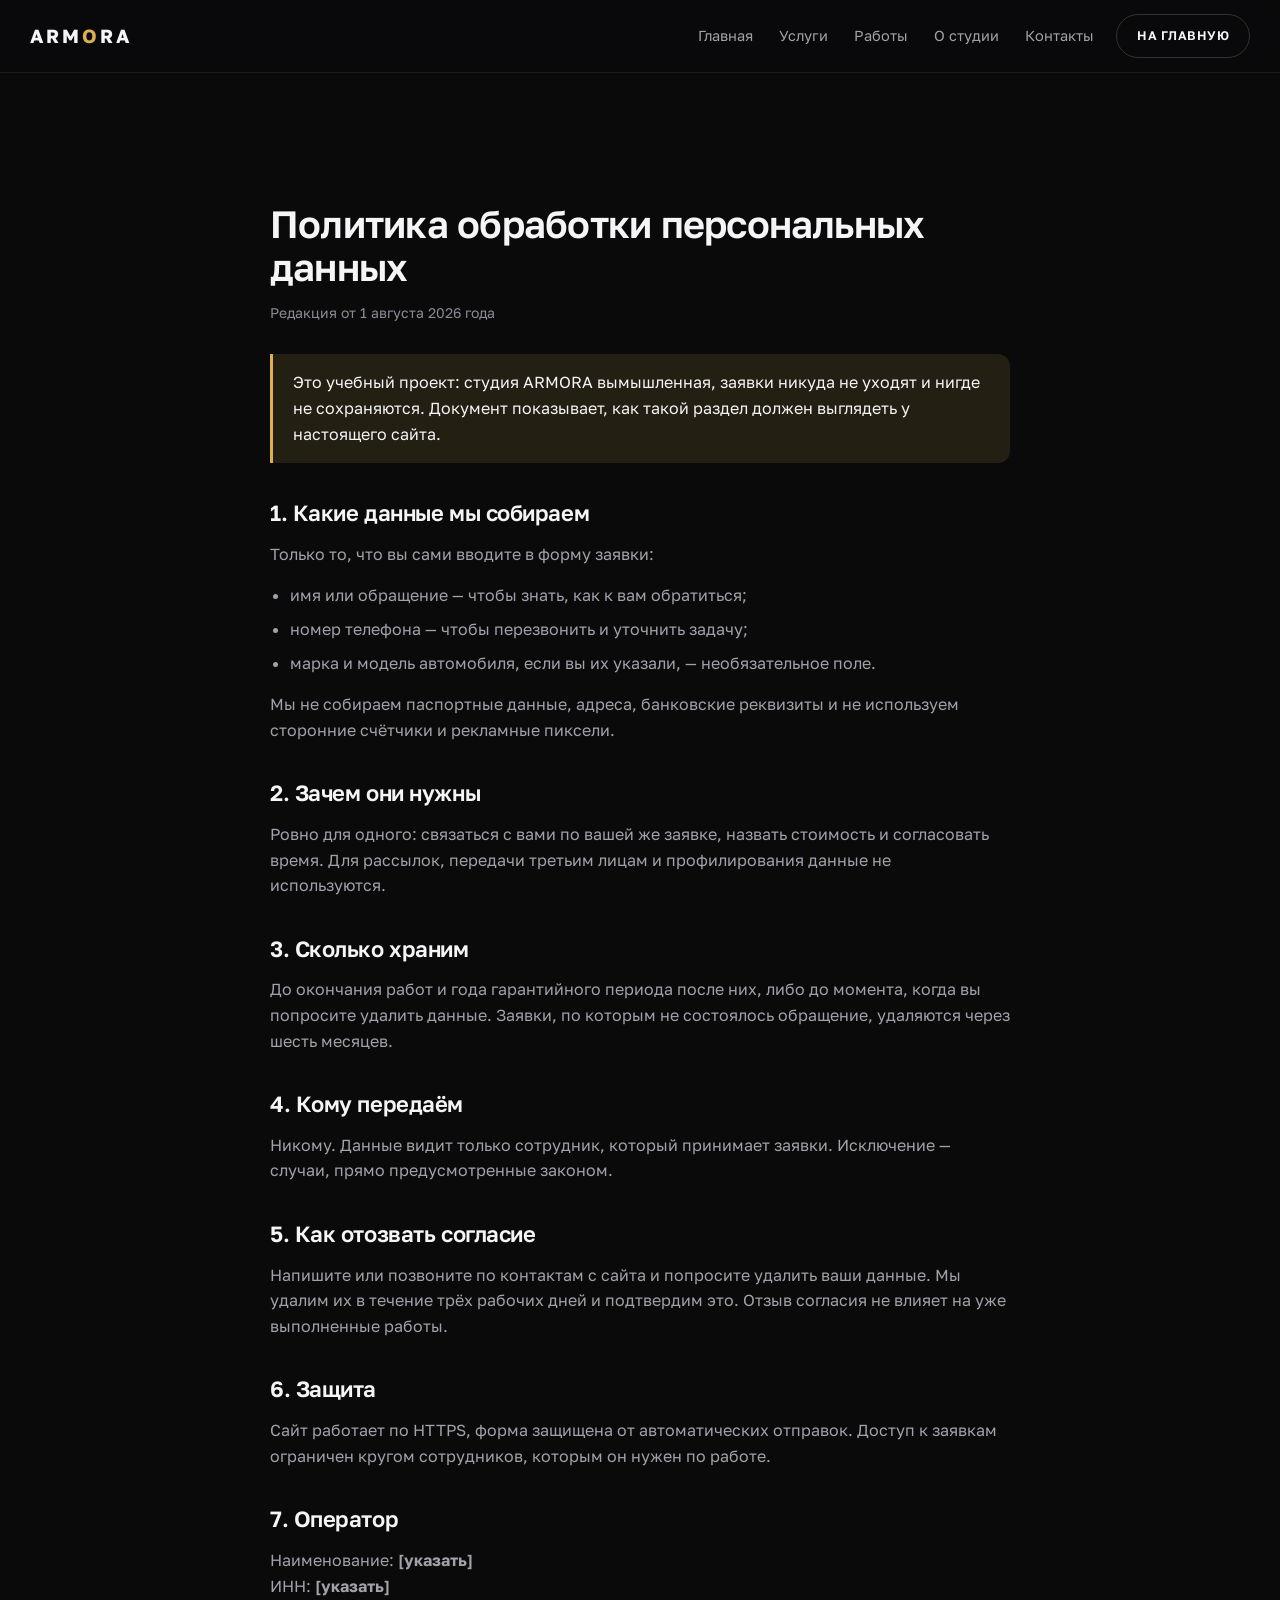
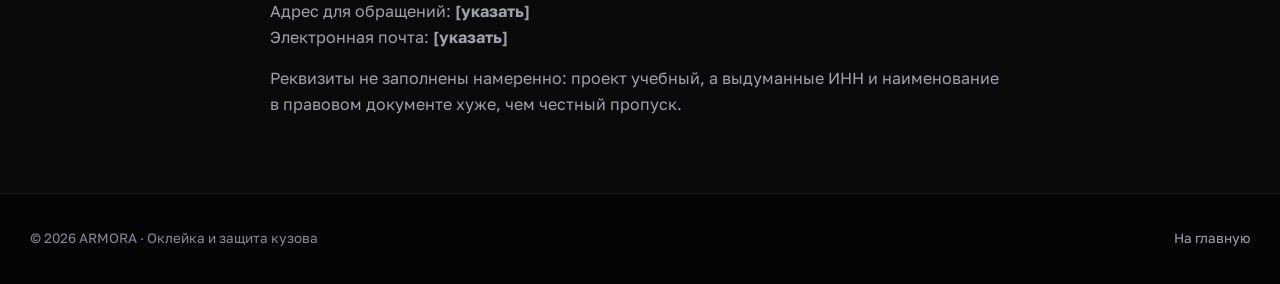
<file: privacy.html>
<!DOCTYPE html>
<html lang="ru">
<head>
<meta charset="UTF-8">
<meta name="viewport" content="width=device-width, initial-scale=1">
<title>Политика обработки персональных данных — ARMORA</title>
<meta name="description" content="Какие данные собирает форма заявки ARMORA, зачем они нужны, сколько хранятся и как отозвать согласие.">
<meta name="robots" content="noindex">
<meta name="theme-color" content="#0a0a0b">

<link rel="icon" href="data:image/svg+xml,%3Csvg xmlns='http://www.w3.org/2000/svg' viewBox='0 0 32 32'%3E%3Crect width='32' height='32' rx='8' fill='%230a0a0b'/%3E%3Cpath d='M16 5l9 3.4v7.2c0 5.2-3.6 9.6-9 11.4-5.4-1.8-9-6.2-9-11.4V8.4z' fill='none' stroke='%23dbb04f' stroke-width='2.2' stroke-linejoin='round'/%3E%3C/svg%3E">

<link rel="preconnect" href="https://fonts.googleapis.com">
<link rel="preconnect" href="https://fonts.gstatic.com" crossorigin>
<link href="https://fonts.googleapis.com/css2?family=Golos+Text:wght@400;500;600;700&display=swap&subset=cyrillic,latin" rel="stylesheet">
<link rel="stylesheet" href="css/style.css">

<style>
  /* Страница текстовая: одна колонка нормальной для чтения ширины. */
  .doc { max-width: 74ch; padding: clamp(90px, 12vw, 130px) 0 60px; }
  .doc h1 { font-size: clamp(26px, 4vw, 38px); margin-bottom: 10px; }
  .doc h2 { font-size: clamp(18px, 2.6vw, 22px); margin: 38px 0 12px; }
  .doc p, .doc li { color: var(--muted); }
  .doc ul { padding-left: 20px; }
  .doc li { margin-bottom: 8px; }
  .doc .updated { color: var(--faint); font-size: 14px; margin-bottom: 30px; }
  .doc a { color: var(--accent); }
  .note {
    border-left: 3px solid var(--accent);
    background: var(--accent-soft);
    border-radius: 0 var(--radius-sm) var(--radius-sm) 0;
    padding: 16px 20px;
    margin: 24px 0;
  }
  .note p { color: var(--text); margin: 0; }
</style>
</head>
<body>

<a class="skip-link" href="#main">Перейти к содержанию</a>

<header class="nav">
  <div class="wrap nav-inner">
    <a class="logo" href="index.html">ARM<span>O</span>RA</a>

    <button class="nav-toggle" id="navToggle" type="button" aria-label="Открыть меню" aria-expanded="false" aria-controls="navLinks">
      <svg viewBox="0 0 24 24" fill="none" stroke="currentColor" stroke-width="1.9" stroke-linecap="round" aria-hidden="true">
        <path d="M4 7h16M4 12h16M4 17h16"/>
      </svg>
    </button>

    <nav class="nav-links" id="navLinks" aria-label="Разделы сайта">
      <a href="index.html">Главная</a>
      <a href="services.html">Услуги</a>
      <a href="works.html">Работы</a>
      <a href="about.html">О студии</a>
      <a href="contacts.html">Контакты</a>
    </nav>

    <a class="btn btn-ghost btn-sm" href="index.html">На главную</a>
  </div>
</header>

<main id="main">
  <div class="wrap doc">
    <h1>Политика обработки персональных данных</h1>
    <p class="updated">Редакция от 1 августа 2026 года</p>

    <div class="note">
      <p>
        Это учебный проект: студия ARMORA вымышленная, заявки никуда не уходят
        и нигде не сохраняются. Документ показывает, как такой раздел должен
        выглядеть у настоящего сайта.
      </p>
    </div>

    <h2>1. Какие данные мы собираем</h2>
    <p>Только то, что вы сами вводите в форму заявки:</p>
    <ul>
      <li>имя или обращение — чтобы знать, как к вам обратиться;</li>
      <li>номер телефона — чтобы перезвонить и уточнить задачу;</li>
      <li>марка и модель автомобиля, если вы их указали, — необязательное поле.</li>
    </ul>
    <p>
      Мы не собираем паспортные данные, адреса, банковские реквизиты и не
      используем сторонние счётчики и рекламные пиксели.
    </p>

    <h2>2. Зачем они нужны</h2>
    <p>
      Ровно для одного: связаться с вами по вашей же заявке, назвать стоимость
      и согласовать время. Для рассылок, передачи третьим лицам и профилирования
      данные не используются.
    </p>

    <h2>3. Сколько храним</h2>
    <p>
      До окончания работ и года гарантийного периода после них, либо до момента,
      когда вы попросите удалить данные. Заявки, по которым не состоялось
      обращение, удаляются через шесть месяцев.
    </p>

    <h2>4. Кому передаём</h2>
    <p>
      Никому. Данные видит только сотрудник, который принимает заявки.
      Исключение — случаи, прямо предусмотренные законом.
    </p>

    <h2>5. Как отозвать согласие</h2>
    <p>
      Напишите или позвоните по контактам с сайта и попросите удалить ваши
      данные. Мы удалим их в течение трёх рабочих дней и подтвердим это.
      Отзыв согласия не влияет на уже выполненные работы.
    </p>

    <h2>6. Защита</h2>
    <p>
      Сайт работает по HTTPS, форма защищена от автоматических отправок.
      Доступ к заявкам ограничен кругом сотрудников, которым он нужен по работе.
    </p>

    <h2>7. Оператор</h2>
    <p>
      Наименование: <b>[указать]</b><br>
      ИНН: <b>[указать]</b><br>
      Адрес для обращений: <b>[указать]</b><br>
      Электронная почта: <b>[указать]</b>
    </p>
    <p>
      Реквизиты не заполнены намеренно: проект учебный, а выдуманные ИНН и
      наименование в правовом документе хуже, чем честный пропуск.
    </p>
  </div>
</main>

<footer class="site-footer">
  <div class="wrap footer-inner">
    <span>© <span id="year">2026</span> ARMORA · Оклейка и защита кузова</span>
    <span><a href="index.html">На главную</a></span>
  </div>
</footer>

<script src="js/main.js"></script>
</body>
</html>
</file>
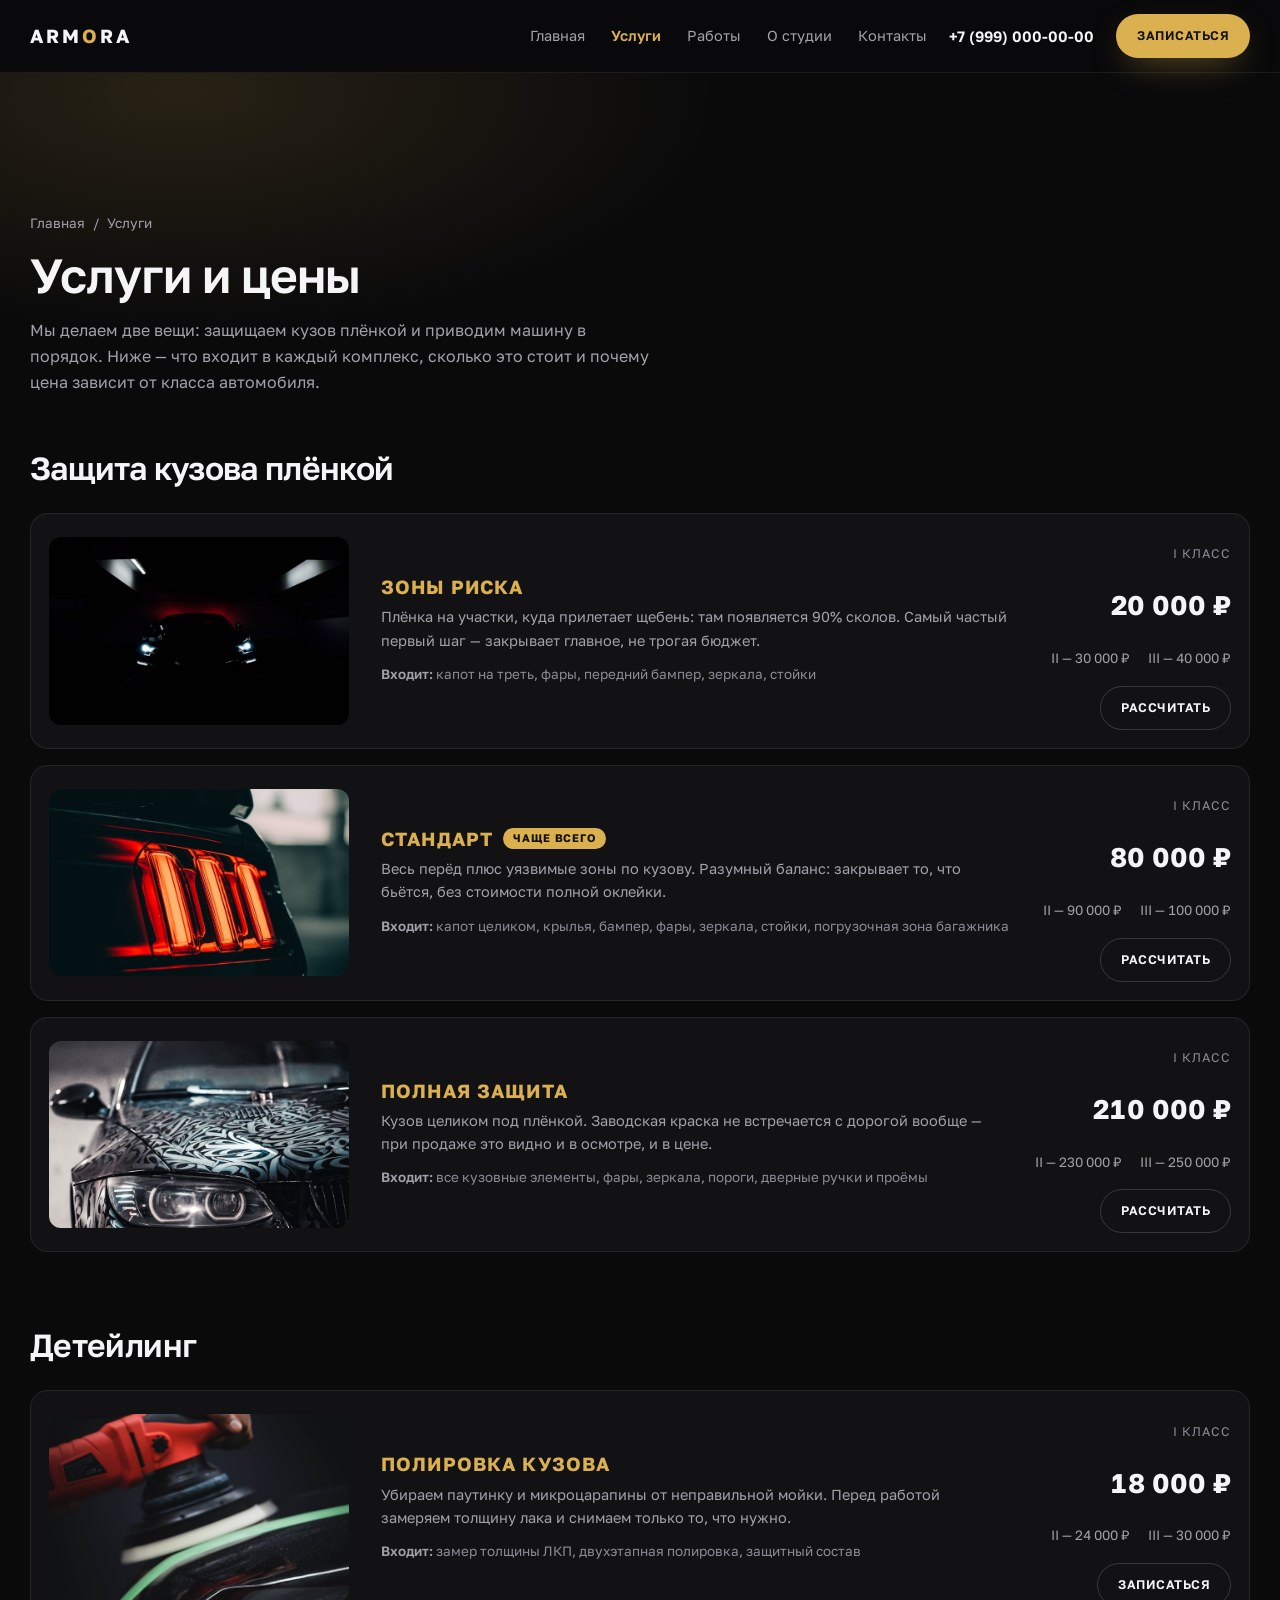
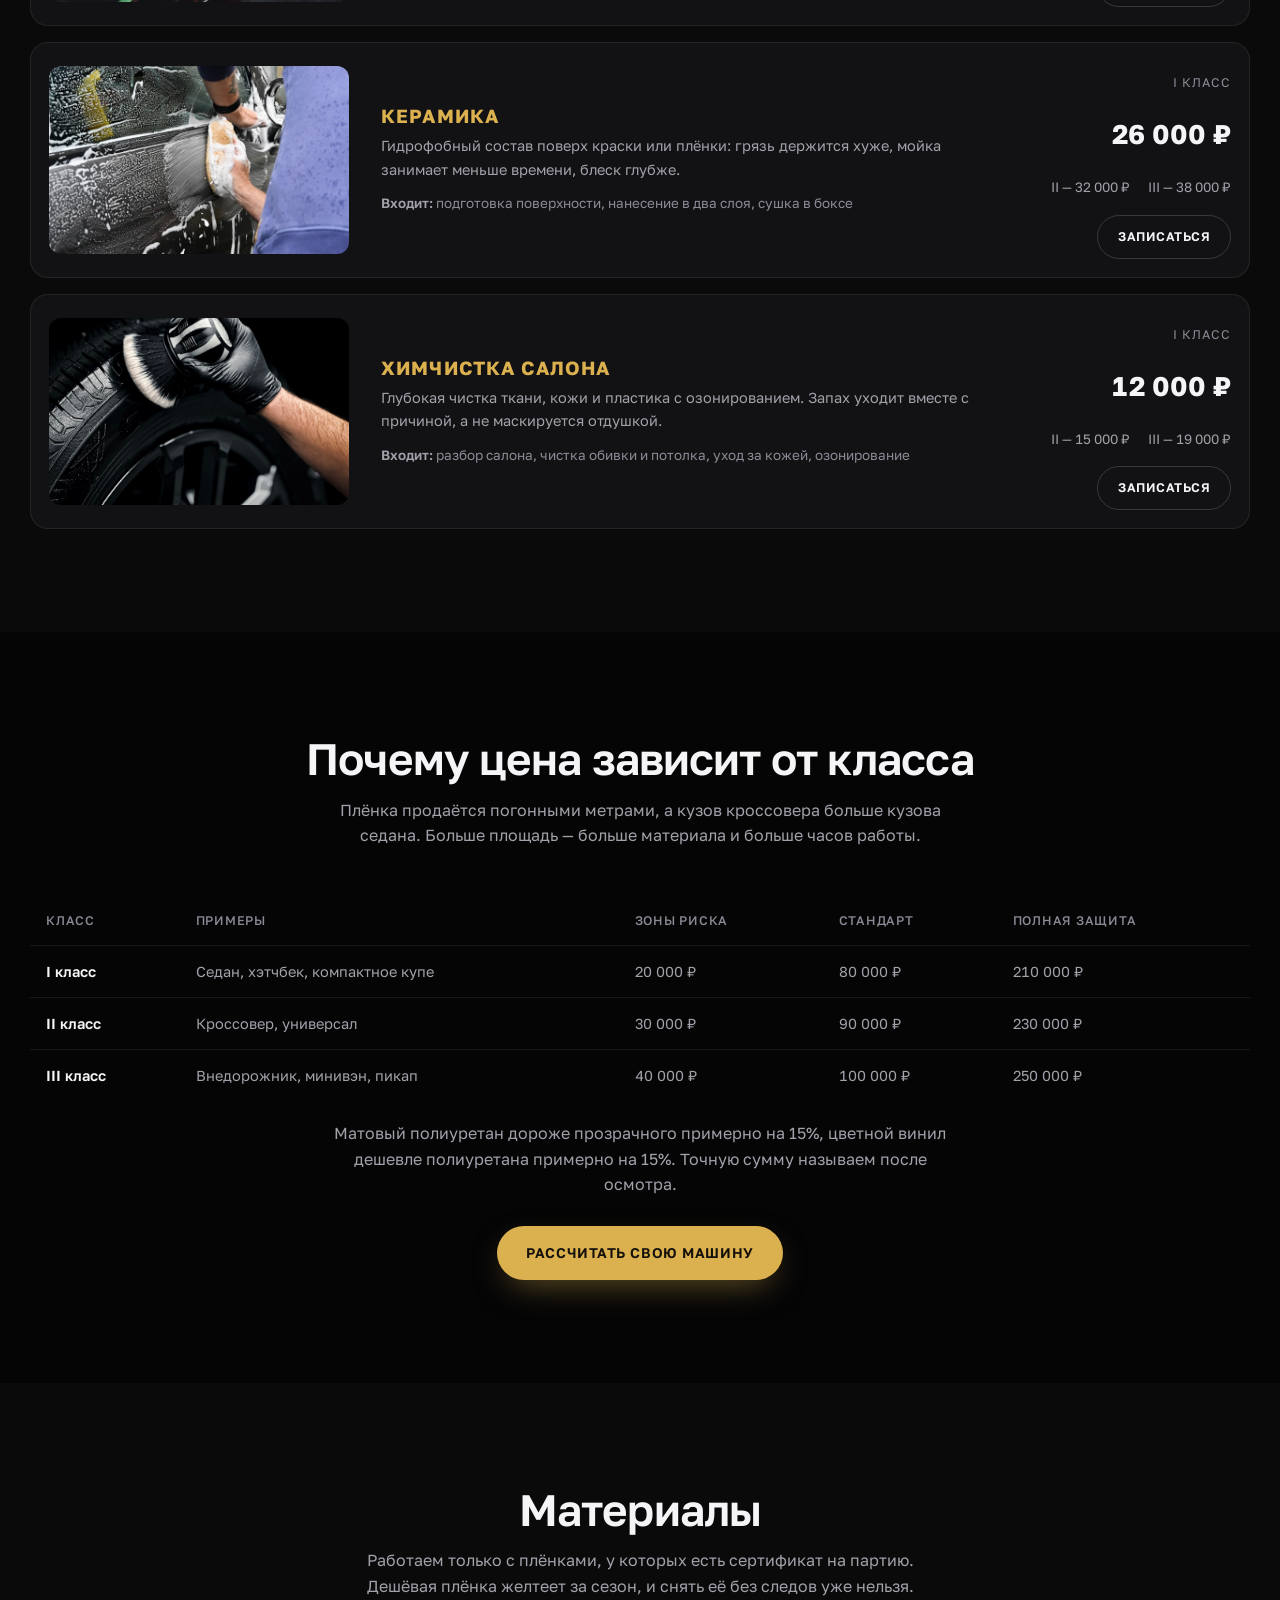
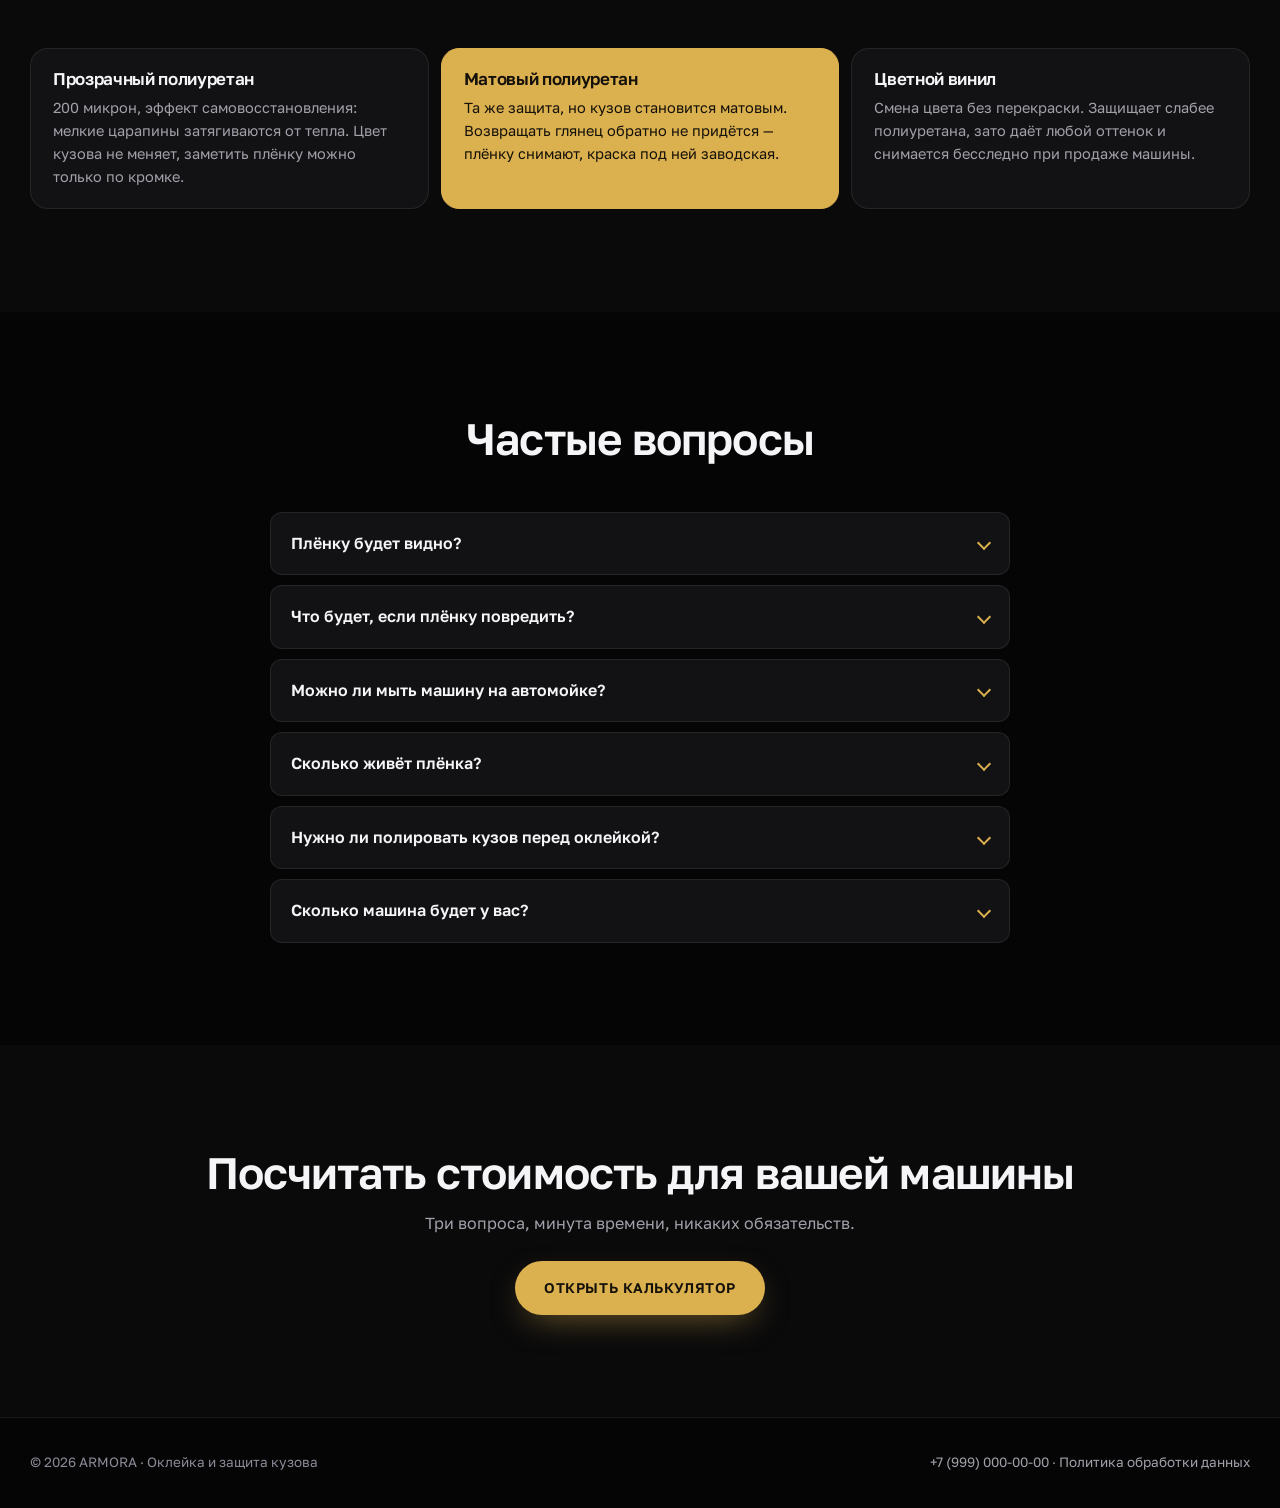
<file: services.html>
<!DOCTYPE html>
<html lang="ru">
<head>
<meta charset="UTF-8">
<meta name="viewport" content="width=device-width, initial-scale=1">
<title>Услуги и цены — ARMORA</title>
<meta name="description" content="Комплексы защиты кузова плёнкой и детейлинг: что входит, сколько стоит по классам автомобилей, какие материалы используем и на что даём гарантию.">

<meta name="theme-color" content="#0a0a0b">
<meta property="og:type" content="website">
<meta property="og:title" content="Услуги и цены — ARMORA">
<meta property="og:description" content="Комплексы защиты кузова, материалы и гарантия. Цены по классам автомобилей.">

<link rel="icon" href="data:image/svg+xml,%3Csvg xmlns='http://www.w3.org/2000/svg' viewBox='0 0 32 32'%3E%3Crect width='32' height='32' rx='8' fill='%230a0a0b'/%3E%3Cpath d='M16 5l9 3.4v7.2c0 5.2-3.6 9.6-9 11.4-5.4-1.8-9-6.2-9-11.4V8.4z' fill='none' stroke='%23dbb04f' stroke-width='2.2' stroke-linejoin='round'/%3E%3C/svg%3E">

<link rel="preconnect" href="https://fonts.googleapis.com">
<link rel="preconnect" href="https://fonts.gstatic.com" crossorigin>
<link href="https://fonts.googleapis.com/css2?family=Golos+Text:wght@400;500;600;700&display=swap&subset=cyrillic,latin" rel="stylesheet">
<link rel="stylesheet" href="css/style.css">

<script>document.documentElement.classList.add('js');</script>
</head>
<body>

<a class="skip-link" href="#main">Перейти к содержанию</a>

<header class="nav">
  <div class="wrap nav-inner">
    <a class="logo" href="index.html">ARM<span>O</span>RA</a>

    <button class="nav-toggle" id="navToggle" type="button" aria-label="Открыть меню" aria-expanded="false" aria-controls="navLinks">
      <svg viewBox="0 0 24 24" fill="none" stroke="currentColor" stroke-width="1.9" stroke-linecap="round" aria-hidden="true">
        <path d="M4 7h16M4 12h16M4 17h16"/>
      </svg>
    </button>

    <nav class="nav-links" id="navLinks" aria-label="Разделы сайта">
      <a href="index.html">Главная</a>
      <a href="services.html" aria-current="page">Услуги</a>
      <a href="works.html">Работы</a>
      <a href="about.html">О студии</a>
      <a href="contacts.html">Контакты</a>
    </nav>

    <a class="nav-phone" href="tel:+79990000000">+7 (999) 000-00-00</a>
    <a class="btn btn-primary btn-sm" href="contacts.html">Записаться</a>
  </div>
</header>

<main id="main">

  <section class="page-head">
    <div class="wrap">
      <p class="crumbs"><a href="index.html">Главная</a><span>/</span>Услуги</p>
      <h1>Услуги и цены</h1>
      <p>
        Мы делаем две вещи: защищаем кузов плёнкой и приводим машину в порядок.
        Ниже — что входит в каждый комплекс, сколько это стоит и почему цена
        зависит от класса автомобиля.
      </p>
    </div>
  </section>

  <section class="section" style="padding-top:0">
    <div class="wrap">

      <h2 class="section-title" style="text-align:left;font-size:clamp(22px,3.4vw,32px)">Защита кузова плёнкой</h2>

      <div class="tiers reveal" style="margin-top:26px">
        <article class="tier">
          <div class="tier-media">
            <img src="assets/photos/tier-1.jpg" width="720" height="460" loading="lazy" decoding="async"
                 alt="Передняя часть тёмного автомобиля с включёнными фарами в полумраке">
          </div>
          <div>
            <h3 class="tier-name">Зоны риска</h3>
            <p class="tier-desc">
              Плёнка на участки, куда прилетает щебень: там появляется 90% сколов.
              Самый частый первый шаг — закрывает главное, не трогая бюджет.
            </p>
            <p class="tier-includes"><b>Входит:</b> капот на треть, фары, передний бампер, зеркала, стойки</p>
          </div>
          <div class="tier-prices">
            <p class="tier-class">I класс</p>
            <p class="tier-price">20 000 ₽</p>
            <p class="tier-more"><span>II — 30 000 ₽</span><span>III — 40 000 ₽</span></p>
            <a class="btn btn-ghost btn-sm" href="index.html#calc">Рассчитать</a>
          </div>
        </article>

        <article class="tier">
          <div class="tier-media">
            <img src="assets/photos/tier-2.jpg" width="720" height="460" loading="lazy" decoding="async"
                 alt="Крупный план задних фонарей автомобиля">
          </div>
          <div>
            <h3 class="tier-name">Стандарт <span class="tier-badge">чаще всего</span></h3>
            <p class="tier-desc">
              Весь перёд плюс уязвимые зоны по кузову. Разумный баланс: закрывает
              то, что бьётся, без стоимости полной оклейки.
            </p>
            <p class="tier-includes"><b>Входит:</b> капот целиком, крылья, бампер, фары, зеркала, стойки, погрузочная зона багажника</p>
          </div>
          <div class="tier-prices">
            <p class="tier-class">I класс</p>
            <p class="tier-price">80 000 ₽</p>
            <p class="tier-more"><span>II — 90 000 ₽</span><span>III — 100 000 ₽</span></p>
            <a class="btn btn-ghost btn-sm" href="index.html#calc">Рассчитать</a>
          </div>
        </article>

        <article class="tier">
          <div class="tier-media">
            <img src="assets/photos/tier-3.jpg" width="720" height="460" loading="lazy" decoding="async"
                 alt="Автомобиль, оклеенный камуфляжной плёнкой, вид спереди">
          </div>
          <div>
            <h3 class="tier-name">Полная защита</h3>
            <p class="tier-desc">
              Кузов целиком под плёнкой. Заводская краска не встречается с
              дорогой вообще — при продаже это видно и в осмотре, и в цене.
            </p>
            <p class="tier-includes"><b>Входит:</b> все кузовные элементы, фары, зеркала, пороги, дверные ручки и проёмы</p>
          </div>
          <div class="tier-prices">
            <p class="tier-class">I класс</p>
            <p class="tier-price">210 000 ₽</p>
            <p class="tier-more"><span>II — 230 000 ₽</span><span>III — 250 000 ₽</span></p>
            <a class="btn btn-ghost btn-sm" href="index.html#calc">Рассчитать</a>
          </div>
        </article>
      </div>

      <h2 class="section-title reveal" style="text-align:left;font-size:clamp(22px,3.4vw,32px);margin-top:clamp(46px,7vw,76px)">Детейлинг</h2>

      <div class="tiers reveal" style="margin-top:26px">
        <article class="tier">
          <div class="tier-media">
            <img src="assets/photos/trust-3.jpg" width="640" height="420" loading="lazy" decoding="async"
                 alt="Полировальная машинка в работе на кузове автомобиля">
          </div>
          <div>
            <h3 class="tier-name">Полировка кузова</h3>
            <p class="tier-desc">
              Убираем паутинку и микроцарапины от неправильной мойки. Перед
              работой замеряем толщину лака и снимаем только то, что нужно.
            </p>
            <p class="tier-includes"><b>Входит:</b> замер толщины ЛКП, двухэтапная полировка, защитный состав</p>
          </div>
          <div class="tier-prices">
            <p class="tier-class">I класс</p>
            <p class="tier-price">18 000 ₽</p>
            <p class="tier-more"><span>II — 24 000 ₽</span><span>III — 30 000 ₽</span></p>
            <a class="btn btn-ghost btn-sm" href="contacts.html">Записаться</a>
          </div>
        </article>

        <article class="tier">
          <div class="tier-media">
            <img src="assets/photos/trust-2.jpg" width="640" height="420" loading="lazy" decoding="async"
                 alt="Мойка кузова автомобиля губкой с пеной">
          </div>
          <div>
            <h3 class="tier-name">Керамика</h3>
            <p class="tier-desc">
              Гидрофобный состав поверх краски или плёнки: грязь держится хуже,
              мойка занимает меньше времени, блеск глубже.
            </p>
            <p class="tier-includes"><b>Входит:</b> подготовка поверхности, нанесение в два слоя, сушка в боксе</p>
          </div>
          <div class="tier-prices">
            <p class="tier-class">I класс</p>
            <p class="tier-price">26 000 ₽</p>
            <p class="tier-more"><span>II — 32 000 ₽</span><span>III — 38 000 ₽</span></p>
            <a class="btn btn-ghost btn-sm" href="contacts.html">Записаться</a>
          </div>
        </article>

        <article class="tier">
          <div class="tier-media">
            <img src="assets/photos/process.jpg" width="760" height="520" loading="lazy" decoding="async"
                 alt="Рука в перчатке очищает колёсный диск щёткой">
          </div>
          <div>
            <h3 class="tier-name">Химчистка салона</h3>
            <p class="tier-desc">
              Глубокая чистка ткани, кожи и пластика с озонированием.
              Запах уходит вместе с причиной, а не маскируется отдушкой.
            </p>
            <p class="tier-includes"><b>Входит:</b> разбор салона, чистка обивки и потолка, уход за кожей, озонирование</p>
          </div>
          <div class="tier-prices">
            <p class="tier-class">I класс</p>
            <p class="tier-price">12 000 ₽</p>
            <p class="tier-more"><span>II — 15 000 ₽</span><span>III — 19 000 ₽</span></p>
            <a class="btn btn-ghost btn-sm" href="contacts.html">Записаться</a>
          </div>
        </article>
      </div>
    </div>
  </section>

  <!-- ── Классы автомобилей ───────────────────────────────────────────────── -->
  <section class="section" style="background:var(--bg-deep)">
    <div class="wrap">
      <div class="section-head reveal">
        <h2 class="section-title">Почему цена зависит от класса</h2>
        <p class="section-sub">
          Плёнка продаётся погонными метрами, а кузов кроссовера больше кузова
          седана. Больше площадь — больше материала и больше часов работы.
        </p>
      </div>

      <div class="table-scroll reveal">
        <table class="matrix">
          <caption class="visually-hidden">Классы автомобилей и цены по комплексам</caption>
          <thead>
            <tr>
              <th scope="col">Класс</th>
              <th scope="col">Примеры</th>
              <th scope="col">Зоны риска</th>
              <th scope="col">Стандарт</th>
              <th scope="col">Полная защита</th>
            </tr>
          </thead>
          <tbody>
            <tr>
              <td>I класс</td>
              <td>Седан, хэтчбек, компактное купе</td>
              <td>20 000 ₽</td><td>80 000 ₽</td><td>210 000 ₽</td>
            </tr>
            <tr>
              <td>II класс</td>
              <td>Кроссовер, универсал</td>
              <td>30 000 ₽</td><td>90 000 ₽</td><td>230 000 ₽</td>
            </tr>
            <tr>
              <td>III класс</td>
              <td>Внедорожник, минивэн, пикап</td>
              <td>40 000 ₽</td><td>100 000 ₽</td><td>250 000 ₽</td>
            </tr>
          </tbody>
        </table>
      </div>

      <p class="section-sub reveal" style="margin-top:20px">
        Матовый полиуретан дороже прозрачного примерно на 15%, цветной винил
        дешевле полиуретана примерно на 15%. Точную сумму называем после осмотра.
      </p>

      <div style="text-align:center;margin-top:28px" class="reveal">
        <a class="btn btn-primary" href="index.html#calc">Рассчитать свою машину</a>
      </div>
    </div>
  </section>

  <!-- ── Материалы ────────────────────────────────────────────────────────── -->
  <section class="section">
    <div class="wrap">
      <div class="section-head reveal">
        <h2 class="section-title">Материалы</h2>
        <p class="section-sub">
          Работаем только с плёнками, у которых есть сертификат на партию.
          Дешёвая плёнка желтеет за сезон, и снять её без следов уже нельзя.
        </p>
      </div>

      <div class="steps reveal" style="grid-template-columns:repeat(auto-fit,minmax(260px,1fr))">
        <article class="step" style="display:block">
          <h3 style="font-size:17px;margin-bottom:8px">Прозрачный полиуретан</h3>
          <p>
            200 микрон, эффект самовосстановления: мелкие царапины затягиваются
            от тепла. Цвет кузова не меняет, заметить плёнку можно только
            по кромке.
          </p>
        </article>
        <article class="step" style="display:block">
          <h3 style="font-size:17px;margin-bottom:8px">Матовый полиуретан</h3>
          <p>
            Та же защита, но кузов становится матовым. Возвращать глянец
            обратно не придётся — плёнку снимают, краска под ней заводская.
          </p>
        </article>
        <article class="step" style="display:block">
          <h3 style="font-size:17px;margin-bottom:8px">Цветной винил</h3>
          <p>
            Смена цвета без перекраски. Защищает слабее полиуретана, зато
            даёт любой оттенок и снимается бесследно при продаже машины.
          </p>
        </article>
      </div>
    </div>
  </section>

  <!-- ── Вопросы ──────────────────────────────────────────────────────────── -->
  <section class="section" style="background:var(--bg-deep)">
    <div class="wrap">
      <div class="section-head reveal">
        <h2 class="section-title">Частые вопросы</h2>
      </div>

      <div class="faq reveal" style="max-width:74ch;margin-inline:auto">
        <details>
          <summary>Плёнку будет видно?</summary>
          <p>
            Прозрачный полиуретан на глаз не виден: заметна только кромка на
            стыках, и то если знать, куда смотреть. Мы заводим края под
            элементы кузова там, где это возможно.
          </p>
        </details>
        <details>
          <summary>Что будет, если плёнку повредить?</summary>
          <p>
            Меняется только повреждённый элемент, а не весь кузов. Это и есть
            смысл плёнки: заменить кусок плёнки дешевле, чем красить деталь.
          </p>
        </details>
        <details>
          <summary>Можно ли мыть машину на автомойке?</summary>
          <p>
            Да, но первые две недели лучше воздержаться — плёнка ещё садится.
            Дальше ограничение одно: не направлять струю под высоким давлением
            вплотную к кромке.
          </p>
        </details>
        <details>
          <summary>Сколько живёт плёнка?</summary>
          <p>
            Полиуретан — от пяти до семи лет в зависимости от условий. Мы даём
            гарантию семь лет на материал и на работу. Винил живёт меньше,
            три-четыре года.
          </p>
        </details>
        <details>
          <summary>Нужно ли полировать кузов перед оклейкой?</summary>
          <p>
            Если на кузове есть паутинка и царапины — обязательно: плёнка
            прозрачная, и всё это останется видно под ней навсегда. На новой
            машине полировка не нужна.
          </p>
        </details>
        <details>
          <summary>Сколько машина будет у вас?</summary>
          <p>
            Зоны риска — один день, стандарт — два, полная оклейка — три-четыре.
            Плюс сутки на то, чтобы плёнка встала: забирать машину сразу после
            работы мы не советуем.
          </p>
        </details>
      </div>
    </div>
  </section>

  <section class="section">
    <div class="wrap" style="text-align:center">
      <h2 class="section-title reveal">Посчитать стоимость для вашей машины</h2>
      <p class="section-sub reveal">Три вопроса, минута времени, никаких обязательств.</p>
      <div style="margin-top:24px" class="reveal">
        <a class="btn btn-primary" href="index.html#calc">Открыть калькулятор</a>
      </div>
    </div>
  </section>

</main>

<footer class="site-footer">
  <div class="wrap footer-inner">
    <span>© <span id="year">2026</span> ARMORA · Оклейка и защита кузова</span>
    <span><a href="tel:+79990000000">+7 (999) 000-00-00</a> · <a href="privacy.html">Политика обработки данных</a></span>
  </div>
</footer>

<script src="js/main.js"></script>
</body>
</html>
</file>
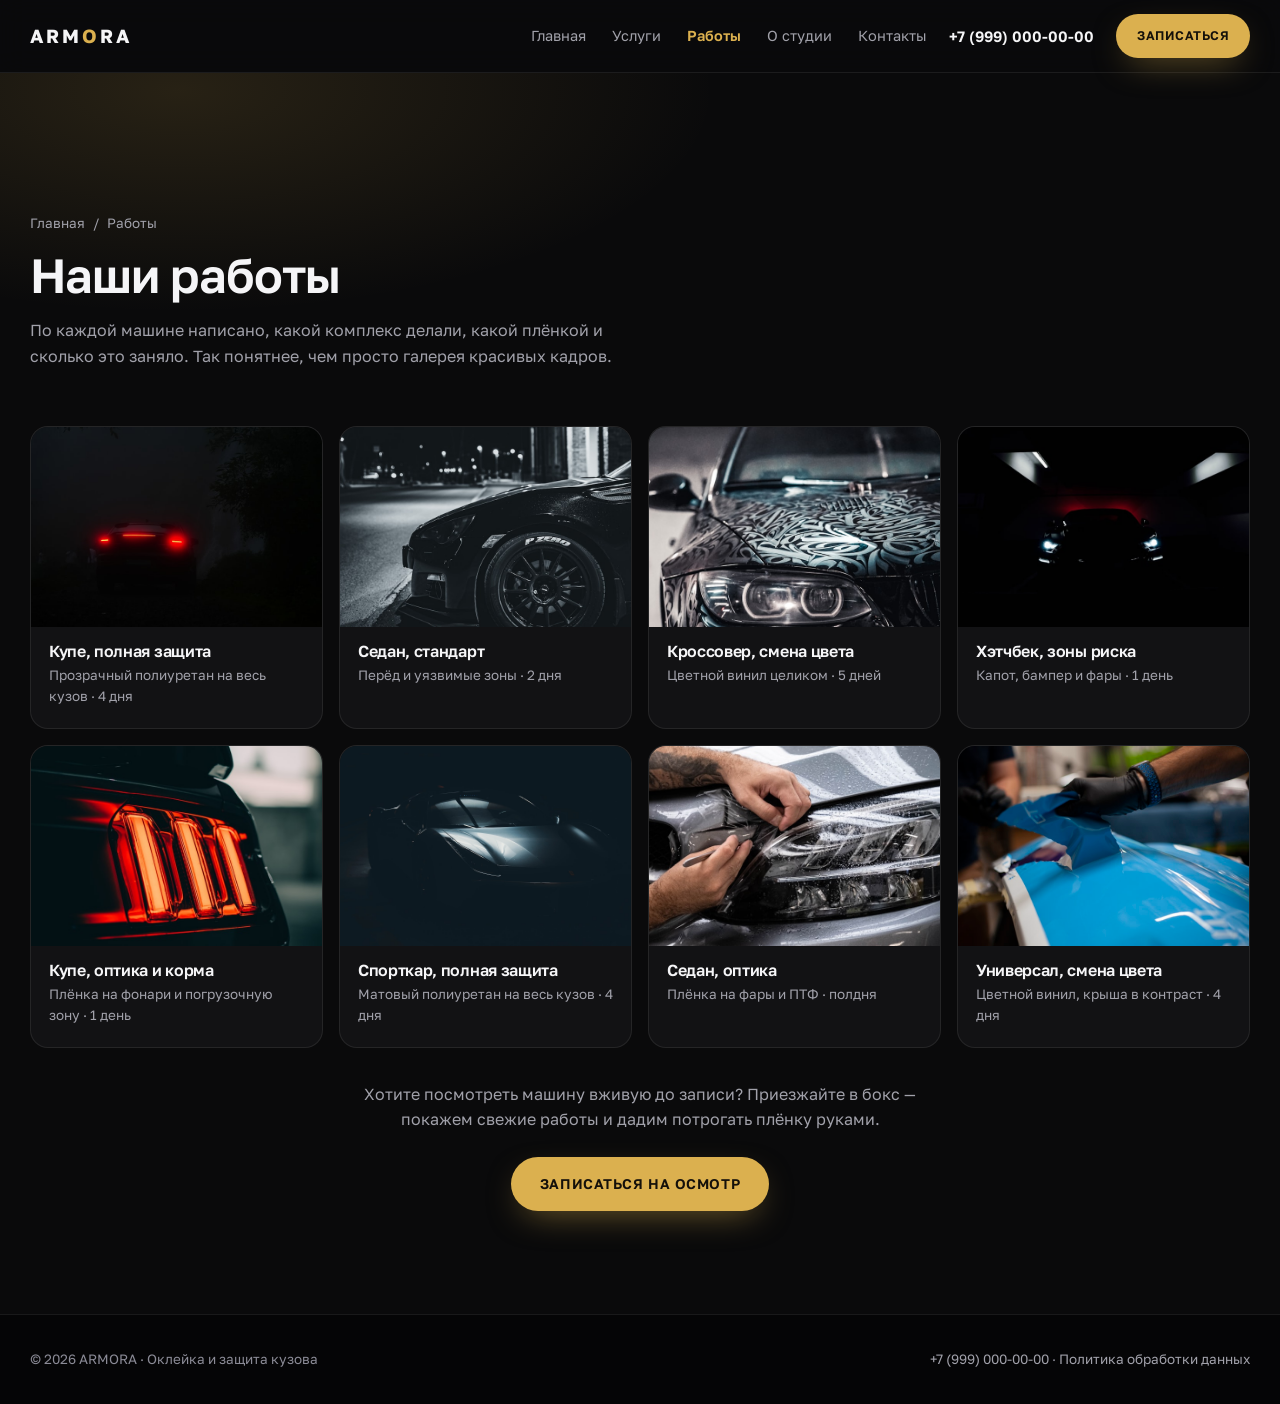
<file: works.html>
<!DOCTYPE html>
<html lang="ru">
<head>
<meta charset="UTF-8">
<meta name="viewport" content="width=device-width, initial-scale=1">
<title>Наши работы — ARMORA</title>
<meta name="description" content="Автомобили, которые мы оклеили: комплекс, тип плёнки и срок работы по каждой машине.">

<meta name="theme-color" content="#0a0a0b">
<meta property="og:type" content="website">
<meta property="og:title" content="Наши работы — ARMORA">
<meta property="og:description" content="Автомобили, которые мы оклеили: комплекс, плёнка и срок по каждой машине.">

<link rel="icon" href="data:image/svg+xml,%3Csvg xmlns='http://www.w3.org/2000/svg' viewBox='0 0 32 32'%3E%3Crect width='32' height='32' rx='8' fill='%230a0a0b'/%3E%3Cpath d='M16 5l9 3.4v7.2c0 5.2-3.6 9.6-9 11.4-5.4-1.8-9-6.2-9-11.4V8.4z' fill='none' stroke='%23dbb04f' stroke-width='2.2' stroke-linejoin='round'/%3E%3C/svg%3E">

<link rel="preconnect" href="https://fonts.googleapis.com">
<link rel="preconnect" href="https://fonts.gstatic.com" crossorigin>
<link href="https://fonts.googleapis.com/css2?family=Golos+Text:wght@400;500;600;700&display=swap&subset=cyrillic,latin" rel="stylesheet">
<link rel="stylesheet" href="css/style.css">

<script>document.documentElement.classList.add('js');</script>
</head>
<body>

<a class="skip-link" href="#main">Перейти к содержанию</a>

<header class="nav">
  <div class="wrap nav-inner">
    <a class="logo" href="index.html">ARM<span>O</span>RA</a>

    <button class="nav-toggle" id="navToggle" type="button" aria-label="Открыть меню" aria-expanded="false" aria-controls="navLinks">
      <svg viewBox="0 0 24 24" fill="none" stroke="currentColor" stroke-width="1.9" stroke-linecap="round" aria-hidden="true">
        <path d="M4 7h16M4 12h16M4 17h16"/>
      </svg>
    </button>

    <nav class="nav-links" id="navLinks" aria-label="Разделы сайта">
      <a href="index.html">Главная</a>
      <a href="services.html">Услуги</a>
      <a href="works.html" aria-current="page">Работы</a>
      <a href="about.html">О студии</a>
      <a href="contacts.html">Контакты</a>
    </nav>

    <a class="nav-phone" href="tel:+79990000000">+7 (999) 000-00-00</a>
    <a class="btn btn-primary btn-sm" href="contacts.html">Записаться</a>
  </div>
</header>

<main id="main">

  <section class="page-head">
    <div class="wrap">
      <p class="crumbs"><a href="index.html">Главная</a><span>/</span>Работы</p>
      <h1>Наши работы</h1>
      <p>
        По каждой машине написано, какой комплекс делали, какой плёнкой и
        сколько это заняло. Так понятнее, чем просто галерея красивых кадров.
      </p>
    </div>
  </section>

  <section class="section" style="padding-top:0">
    <div class="wrap">
      <div class="works reveal">
        <article class="work">
          <img src="assets/photos/work-3.jpg" width="760" height="520" loading="lazy" decoding="async"
               alt="Задняя часть автомобиля с горящими фонарями в тумане">
          <div class="work-body">
            <h3>Купе, полная защита</h3>
            <p>Прозрачный полиуретан на весь кузов · 4 дня</p>
          </div>
        </article>

        <article class="work">
          <img src="assets/photos/work-4.jpg" width="760" height="520" loading="lazy" decoding="async"
               alt="Колесо и крыло автомобиля крупным планом, чёрно-белый снимок">
          <div class="work-body">
            <h3>Седан, стандарт</h3>
            <p>Перёд и уязвимые зоны · 2 дня</p>
          </div>
        </article>

        <article class="work">
          <img src="assets/photos/tier-3.jpg" width="720" height="460" loading="lazy" decoding="async"
               alt="Автомобиль в камуфляжной виниловой плёнке">
          <div class="work-body">
            <h3>Кроссовер, смена цвета</h3>
            <p>Цветной винил целиком · 5 дней</p>
          </div>
        </article>

        <article class="work">
          <img src="assets/photos/tier-1.jpg" width="720" height="460" loading="lazy" decoding="async"
               alt="Тёмный автомобиль с включёнными фарами">
          <div class="work-body">
            <h3>Хэтчбек, зоны риска</h3>
            <p>Капот, бампер и фары · 1 день</p>
          </div>
        </article>

        <article class="work">
          <img src="assets/photos/tier-2.jpg" width="720" height="460" loading="lazy" decoding="async"
               alt="Крупный план задних фонарей автомобиля">
          <div class="work-body">
            <h3>Купе, оптика и корма</h3>
            <p>Плёнка на фонари и погрузочную зону · 1 день</p>
          </div>
        </article>

        <article class="work">
          <img src="assets/photos/hero.jpg" width="1400" height="900" loading="lazy" decoding="async"
               alt="Тёмный спортивный автомобиль в студийном освещении">
          <div class="work-body">
            <h3>Спорткар, полная защита</h3>
            <p>Матовый полиуретан на весь кузов · 4 дня</p>
          </div>
        </article>

        <article class="work">
          <img src="assets/photos/trust-1.jpg" width="640" height="760" loading="lazy" decoding="async"
               alt="Мастер разглаживает защитную плёнку на фаре автомобиля">
          <div class="work-body">
            <h3>Седан, оптика</h3>
            <p>Плёнка на фары и ПТФ · полдня</p>
          </div>
        </article>

        <article class="work">
          <img src="assets/photos/work-2.jpg" width="760" height="520" loading="lazy" decoding="async"
               alt="Нанесение плёнки на кузов ракелем">
          <div class="work-body">
            <h3>Универсал, смена цвета</h3>
            <p>Цветной винил, крыша в контраст · 4 дня</p>
          </div>
        </article>
      </div>

      <p class="section-sub reveal" style="margin-top:34px">
        Хотите посмотреть машину вживую до записи? Приезжайте в бокс — покажем
        свежие работы и дадим потрогать плёнку руками.
      </p>

      <div style="text-align:center;margin-top:24px" class="reveal">
        <a class="btn btn-primary" href="contacts.html">Записаться на осмотр</a>
      </div>
    </div>
  </section>

</main>

<footer class="site-footer">
  <div class="wrap footer-inner">
    <span>© <span id="year">2026</span> ARMORA · Оклейка и защита кузова</span>
    <span><a href="tel:+79990000000">+7 (999) 000-00-00</a> · <a href="privacy.html">Политика обработки данных</a></span>
  </div>
</footer>

<script src="js/main.js"></script>
</body>
</html>
</file>
<file: css/style.css>
/* ============================================================================
   ARMORA — оклейка и защита кузова.

   Реализация по мотивам концепта Татьяны Кирхеснер (Behance, «Landing Page
   auto | Сайт оклейка авто»). Тёмная основа взята с макета (#0c0c0c),
   акцент заменён на золотой по просьбе заказчика.

   Ни фреймворков, ни сборки: только эти три файла. Страница должна
   открываться на телефоне в дороге, а не ждать мегабайты скриптов.
   ============================================================================ */

:root {
  --bg: #0a0a0b;
  --bg-deep: #050506;
  --surface: #121214;
  --surface-2: #17171a;
  --surface-3: #1e1e22;

  --text: #f5f5f7;
  --muted: #a1a1aa;
  /* Замерено: #71717a давал 3.87:1 на карточке — ниже нормы для мелкого
     текста, а им набраны подписи классов и шагов. #8b8b96 даёт 5.55:1 на
     карточке и 5.87:1 на фоне, оставаясь заметно тише основного текста. */
  --faint: #8b8b96;

  --accent: #dbb04f;
  --accent-hot: #ecc46a;
  --accent-soft: rgba(219, 176, 79, 0.12);
  --accent-line: rgba(219, 176, 79, 0.30);

  /* Раньше акцент был малиновым, и его приходилось раздваивать: как текст
     он давал 4.14:1 и не проходил норму, для мелкого кегля был нужен
     осветлённый вариант. Золото такой проблемы не создаёт — 9.21:1 на
     карточке и 9.74:1 на фоне, — поэтому оба токена указывают на один цвет.
     Разделение оставлено, чтобы не переписывать правила и чтобы смена
     акцента в будущем снова была возможна одной строкой. */
  --accent-text: #dbb04f;

  /* Тёмный текст на золотой заливке: 9.33:1. */
  --on-accent: #14100a;

  --border: rgba(255, 255, 255, 0.08);
  --border-strong: rgba(255, 255, 255, 0.16);

  --radius: 18px;
  --radius-sm: 12px;
  --radius-pill: 999px;

  --maxw: 1220px;
  --t: 220ms cubic-bezier(0.4, 0, 0.2, 1);

  --font: 'Golos Text', -apple-system, BlinkMacSystemFont, 'Segoe UI', Roboto, sans-serif;
}

*, *::before, *::after { box-sizing: border-box; }

/* Атрибут hidden обязан скрывать — без этой строки он не работает.
   Браузер задаёт для него display:none в своей таблице стилей, а любое
   авторское правило display перебивает её целиком. У кнопки .btn стоит
   inline-flex, и «Назад» оставался виден на первом шаге калькулятора. */
[hidden] { display: none !important; }

html { scroll-behavior: smooth; }

body {
  margin: 0;
  background: var(--bg);
  color: var(--text);
  font-family: var(--font);
  font-size: 16px;
  line-height: 1.6;
  -webkit-font-smoothing: antialiased;
  /* Перебивает горизонтальный вынос декоративных свечений. */
  overflow-x: hidden;
}

/* height:auto обязателен. В разметке у картинок проставлены width и height —
   они резервируют место и не дают странице дёргаться при загрузке. Но без
   height:auto браузер считает высоту заданной, и любой aspect-ratio ниже
   молча игнорируется: карточки вытягивались вдвое. */
img { max-width: 100%; height: auto; display: block; }

a { color: inherit; }

h1, h2, h3 { line-height: 1.12; margin: 0; letter-spacing: -0.02em; font-weight: 600; }

.wrap {
  width: min(100% - 40px, var(--maxw));
  margin-inline: auto;
}

.section { padding: clamp(56px, 8vw, 104px) 0; }

.section-head { margin-bottom: clamp(28px, 4vw, 48px); }

.section-title {
  font-size: clamp(26px, 4.2vw, 44px);
  text-align: center;
  text-wrap: balance;
}

.section-sub {
  color: var(--muted);
  text-align: center;
  max-width: 62ch;
  margin: 14px auto 0;
}

.eyebrow {
  display: inline-flex;
  align-items: center;
  gap: 8px;
  font-size: 12px;
  letter-spacing: 0.14em;
  text-transform: uppercase;
  color: var(--accent-text);
  font-weight: 600;
}

.skip-link {
  position: absolute;
  left: -9999px;
  top: 0;
  background: var(--accent);
  color: var(--on-accent);
  padding: 12px 18px;
  z-index: 100;
  border-radius: 0 0 var(--radius-sm) 0;
}
.skip-link:focus { left: 0; }

/* ── Кнопки ───────────────────────────────────────────────────────────────── */

.btn {
  display: inline-flex;
  align-items: center;
  justify-content: center;
  gap: 10px;
  padding: 15px 28px;
  border: 1px solid transparent;
  border-radius: var(--radius-pill);
  font: inherit;
  font-weight: 600;
  font-size: 14px;
  letter-spacing: 0.04em;
  text-transform: uppercase;
  text-decoration: none;
  cursor: pointer;
  transition: transform var(--t), background var(--t), border-color var(--t), box-shadow var(--t);
}

.btn-primary {
  background: var(--accent);
  color: var(--on-accent);
  box-shadow: 0 12px 34px -12px rgba(219, 176, 79, 0.55);
}
.btn-primary:hover { background: var(--accent-hot); transform: translateY(-2px); }

.btn-ghost {
  background: transparent;
  color: var(--text);
  border-color: var(--border-strong);
}
.btn-ghost:hover { border-color: var(--accent); color: var(--accent); }

.btn-sm { padding: 11px 20px; font-size: 12.5px; }

:where(a, button, input, select, textarea, [tabindex]):focus-visible {
  outline: 2px solid var(--accent-hot);
  outline-offset: 3px;
  border-radius: 6px;
}

/* ── Шапка ────────────────────────────────────────────────────────────────── */

.nav {
  position: sticky;
  top: 0;
  z-index: 40;
  background: rgba(10, 10, 11, 0.82);
  backdrop-filter: blur(14px);
  border-bottom: 1px solid var(--border);
}

.nav-inner {
  display: flex;
  align-items: center;
  gap: 22px;
  padding: 14px 0;
}

.logo {
  font-weight: 700;
  font-size: 19px;
  letter-spacing: 0.16em;
  text-decoration: none;
  white-space: nowrap;
}
.logo span { color: var(--accent); }

.nav-links {
  display: flex;
  gap: 26px;
  margin-left: auto;
  font-size: 14.5px;
}
.nav-links a { color: var(--muted); text-decoration: none; transition: color var(--t); }
.nav-links a:hover { color: var(--text); }

.nav-phone {
  font-weight: 600;
  text-decoration: none;
  white-space: nowrap;
  font-size: 15px;
}

.nav-toggle {
  display: none;
  margin-left: auto;
  background: transparent;
  border: 1px solid var(--border-strong);
  border-radius: var(--radius-sm);
  color: var(--text);
  padding: 8px;
  cursor: pointer;
}
.nav-toggle svg { width: 22px; height: 22px; display: block; }

/* ── Герой ────────────────────────────────────────────────────────────────── */

.hero {
  position: relative;
  padding: clamp(48px, 7vw, 90px) 0 clamp(40px, 5vw, 64px);
  overflow: hidden;
}

/* Свечение под машиной — зарево из макета, в золоте вместо малинового.
   Радиальный градиент, а не картинка: масштабируется без веса и меняет
   цвет вместе с акцентом. Плотность ниже, чем была: золото само по себе
   светлее, и при 0.30 фон уходил в грязно-жёлтый. */
.hero::before {
  content: '';
  position: absolute;
  inset: -20% -10% auto -10%;
  height: 120%;
  background: radial-gradient(60% 55% at 70% 45%, rgba(219, 176, 79, 0.22), transparent 70%);
  pointer-events: none;
}

.hero-grid {
  position: relative;
  display: grid;
  grid-template-columns: minmax(0, 1fr) minmax(0, 1.05fr);
  gap: clamp(24px, 4vw, 56px);
  align-items: center;
}

.hero h1 {
  font-size: clamp(30px, 5vw, 54px);
  margin: 18px 0 18px;
  text-wrap: balance;
}
.hero h1 em { font-style: normal; color: var(--accent); }

.hero-lead { color: var(--muted); max-width: 46ch; margin: 0 0 28px; }

.hero-actions { display: flex; flex-wrap: wrap; gap: 12px; align-items: center; }

.hero-note { color: var(--faint); font-size: 13.5px; max-width: 30ch; }

.hero-media { position: relative; }
.hero-media img {
  width: 100%;
  border-radius: var(--radius);
  border: 1px solid var(--border);
}

/* ── Плашки под героем ────────────────────────────────────────────────────── */

.facts {
  display: grid;
  grid-template-columns: repeat(auto-fit, minmax(200px, 1fr));
  gap: 14px;
  margin-top: clamp(28px, 4vw, 44px);
  position: relative;
}

.fact {
  background: var(--surface);
  border: 1px solid var(--border);
  border-radius: var(--radius);
  padding: 20px 22px;
  position: relative;
  overflow: hidden;
}

/* Угловой скос — приём из макета: диагональная малиновая метка в углу. */
.fact::after {
  content: '';
  position: absolute;
  right: -28px;
  top: -28px;
  width: 74px;
  height: 74px;
  background: var(--accent-soft);
  transform: rotate(45deg);
}

.fact b {
  display: block;
  font-size: 26px;
  font-weight: 700;
  color: var(--accent);
  line-height: 1.1;
  margin-bottom: 4px;
}
.fact span { color: var(--muted); font-size: 14px; }

/* ── Калькулятор ──────────────────────────────────────────────────────────── */

.calc {
  background: var(--surface);
  border: 1px solid var(--border);
  border-radius: var(--radius);
  padding: clamp(22px, 4vw, 40px);
}

.calc-progress {
  display: flex;
  align-items: center;
  gap: 14px;
  margin-bottom: 26px;
}

.calc-bar {
  flex: 1;
  height: 4px;
  background: var(--surface-3);
  border-radius: var(--radius-pill);
  overflow: hidden;
}
.calc-bar i {
  display: block;
  height: 100%;
  width: 25%;
  background: var(--accent);
  border-radius: inherit;
  transition: width var(--t);
}
.calc-step-label { color: var(--faint); font-size: 13.5px; white-space: nowrap; }

.calc-question { font-size: clamp(19px, 2.6vw, 25px); margin-bottom: 20px; }

.calc-options {
  display: grid;
  grid-template-columns: repeat(auto-fit, minmax(190px, 1fr));
  gap: 12px;
  margin-bottom: 24px;
}

.calc-option {
  display: flex;
  flex-direction: column;
  gap: 4px;
  text-align: left;
  padding: 16px 18px;
  background: var(--surface-2);
  border: 1px solid var(--border);
  border-radius: var(--radius-sm);
  color: var(--text);
  font: inherit;
  cursor: pointer;
  transition: border-color var(--t), background var(--t);
}
.calc-option:hover { border-color: var(--border-strong); }
.calc-option[aria-pressed='true'] {
  border-color: var(--accent);
  background: var(--accent-soft);
}
.calc-option strong { font-weight: 600; }
.calc-option span { color: var(--muted); font-size: 13.5px; }

.calc-nav { display: flex; gap: 12px; flex-wrap: wrap; align-items: center; }

.calc-result {
  border-top: 1px solid var(--border);
  margin-top: 24px;
  padding-top: 24px;
}
.calc-total {
  font-size: clamp(28px, 5vw, 42px);
  font-weight: 700;
  color: var(--accent);
  line-height: 1.1;
  font-variant-numeric: tabular-nums;
}
.calc-total small { display: block; font-size: 14px; font-weight: 400; color: var(--muted); margin-top: 6px; }

/* ── Комплексы ────────────────────────────────────────────────────────────── */

.tabs {
  display: flex;
  gap: 6px;
  padding: 6px;
  background: var(--surface);
  border: 1px solid var(--border);
  border-radius: var(--radius-pill);
  width: fit-content;
  margin: 0 auto clamp(26px, 4vw, 40px);
  max-width: 100%;
  flex-wrap: wrap;
  justify-content: center;
}
.tab {
  padding: 11px 24px;
  border: 0;
  border-radius: var(--radius-pill);
  background: transparent;
  color: var(--muted);
  font: inherit;
  font-weight: 600;
  font-size: 14px;
  cursor: pointer;
  transition: background var(--t), color var(--t);
}
.tab[aria-selected='true'] { background: var(--accent); color: var(--on-accent); }

.tiers { display: grid; gap: 16px; }

.tier {
  display: grid;
  grid-template-columns: minmax(200px, 300px) minmax(0, 1fr) auto;
  gap: clamp(16px, 3vw, 32px);
  align-items: center;
  background: var(--surface);
  border: 1px solid var(--border);
  border-radius: var(--radius);
  padding: 18px;
  transition: border-color var(--t);
}
.tier:hover { border-color: var(--accent-line); }

.tier-media img {
  width: 100%;
  aspect-ratio: 16 / 10;
  object-fit: cover;
  border-radius: var(--radius-sm);
}

.tier-name {
  font-size: 19px;
  font-weight: 700;
  color: var(--accent-text);
  letter-spacing: 0.06em;
  text-transform: uppercase;
  display: flex;
  align-items: center;
  gap: 10px;
  flex-wrap: wrap;
}
.tier-badge {
  font-size: 11px;
  letter-spacing: 0.08em;
  padding: 4px 10px;
  border-radius: var(--radius-pill);
  background: var(--accent);
  color: var(--on-accent);
  text-transform: uppercase;
}
.tier-desc { color: var(--muted); font-size: 14.5px; margin: 8px 0 12px; }
.tier-includes { color: var(--faint); font-size: 13.5px; margin: 0; }
.tier-includes b { color: var(--muted); font-weight: 600; }

.tier-prices { text-align: right; min-width: 190px; }
.tier-price {
  font-size: 27px;
  font-weight: 700;
  line-height: 1.1;
  font-variant-numeric: tabular-nums;
}
.tier-class { color: var(--faint); font-size: 12.5px; text-transform: uppercase; letter-spacing: 0.08em; }
.tier-more {
  display: flex;
  gap: 18px;
  justify-content: flex-end;
  margin: 12px 0 16px;
  color: var(--muted);
  font-size: 13.5px;
  font-variant-numeric: tabular-nums;
}

/* ── Доверие ──────────────────────────────────────────────────────────────── */

.trust { display: grid; grid-template-columns: repeat(auto-fit, minmax(280px, 1fr)); gap: clamp(18px, 3vw, 34px); }

.trust-points { display: grid; gap: 22px; align-content: start; }

.trust-point { display: grid; grid-template-columns: auto minmax(0, 1fr); gap: 16px; }
.trust-num {
  font-size: 13px;
  font-weight: 700;
  color: var(--accent-text);
  font-variant-numeric: tabular-nums;
  padding-top: 3px;
}
.trust-point h3 { font-size: 17px; margin-bottom: 6px; }
.trust-point p { color: var(--muted); font-size: 14.5px; margin: 0; }

.mosaic {
  display: grid;
  grid-template-columns: repeat(2, minmax(0, 1fr));
  gap: 12px;
}
.mosaic img { width: 100%; height: 100%; object-fit: cover; border-radius: var(--radius-sm); }
.mosaic figure { margin: 0; min-height: 0; }
.mosaic figure:first-child { grid-row: span 2; }

/* ── Процесс ──────────────────────────────────────────────────────────────── */

.steps {
  display: grid;
  grid-template-columns: repeat(auto-fit, minmax(250px, 1fr));
  gap: 12px;
}

.step {
  background: var(--surface);
  border: 1px solid var(--border);
  border-radius: var(--radius);
  padding: 20px 22px;
  display: grid;
  grid-template-columns: minmax(0, 1fr) auto;
  gap: 12px;
  align-items: start;
}
/* Чередование, как в макете: часть шагов залита акцентом. */
.step:nth-child(2n) { background: var(--accent); border-color: var(--accent); color: var(--on-accent); }
/* На малиновом номер задаётся своей прозрачностью: 0.45 давало 2.93:1. */
.step:nth-child(2n) .step-num { color: rgba(20, 16, 10, 0.55); opacity: 1; }

.step p { margin: 0; font-size: 14.5px; }
.step:not(:nth-child(2n)) p { color: var(--muted); }

/* Номер шага — крупная приглушённая цифра. Раньше он брал --surface-3 и
   давал 1.13:1: на экране его просто не существовало. Теперь виден как
   тихий ориентир, но не спорит с текстом. */
.step-num {
  font-size: 30px;
  font-weight: 700;
  line-height: 1;
  color: var(--faint);
  opacity: 0.55;
  font-variant-numeric: tabular-nums;
}

/* ── Работы ───────────────────────────────────────────────────────────────── */

.works { display: grid; grid-template-columns: repeat(auto-fit, minmax(260px, 1fr)); gap: 16px; }

.work {
  background: var(--surface);
  border: 1px solid var(--border);
  border-radius: var(--radius);
  overflow: hidden;
  transition: border-color var(--t), transform var(--t);
}
.work:hover { border-color: var(--accent-line); transform: translateY(-3px); }
.work img { width: 100%; aspect-ratio: 16 / 11; object-fit: cover; }
.work-body { padding: 16px 18px 20px; }
.work-body h3 { font-size: 16px; margin-bottom: 4px; }
.work-body p { color: var(--muted); font-size: 13.5px; margin: 0; }

/* ── Заявка ───────────────────────────────────────────────────────────────── */

.lead {
  position: relative;
  border-radius: var(--radius);
  overflow: hidden;
  border: 1px solid var(--border);
  background:
    linear-gradient(100deg, rgba(10, 10, 11, 0.94) 38%, rgba(10, 10, 11, 0.55) 100%),
    var(--surface);
}
.lead-inner {
  display: grid;
  grid-template-columns: repeat(auto-fit, minmax(280px, 1fr));
  gap: clamp(22px, 4vw, 46px);
  padding: clamp(24px, 4vw, 48px);
  position: relative;
}
.lead h2 { font-size: clamp(22px, 3.4vw, 34px); margin-bottom: 12px; text-wrap: balance; }
.lead p { color: var(--muted); margin: 0; }

.field { display: grid; gap: 7px; margin-bottom: 16px; }
.field > span { font-size: 13.5px; color: var(--muted); }
.field input, .field textarea {
  width: 100%;
  padding: 14px 16px;
  background: var(--surface-2);
  border: 1px solid var(--border);
  border-radius: var(--radius-sm);
  color: var(--text);
  font: inherit;
  font-size: 15px;
  transition: border-color var(--t);
}
.field input:hover, .field textarea:hover { border-color: var(--border-strong); }
.field input::placeholder { color: var(--faint); }
.field.is-error input { border-color: var(--accent); }
.field-error { color: var(--accent-text); font-size: 13px; min-height: 1.2em; }

.consent {
  display: grid;
  grid-template-columns: auto minmax(0, 1fr);
  gap: 10px;
  align-items: start;
  font-size: 13px;
  color: var(--muted);
  margin-bottom: 18px;
}
.consent input { margin-top: 3px; accent-color: var(--accent); width: 17px; height: 17px; }
.consent a { color: var(--muted); }

.form-status { margin-top: 14px; font-size: 14px; min-height: 1.4em; }
.form-status.is-ok { color: #4ade80; }
.form-status.is-error { color: var(--accent-text); }

/* ── Отзывы ───────────────────────────────────────────────────────────────── */

.reviews { display: grid; grid-template-columns: repeat(auto-fit, minmax(250px, 1fr)); gap: 16px; }

.review {
  background: var(--surface);
  border: 1px solid var(--border);
  border-radius: var(--radius);
  padding: 22px;
}
.review--accent { background: var(--accent); border-color: var(--accent); color: var(--on-accent); }
.review--accent .review-text { color: rgba(20, 16, 10, 0.82); }

.review-top { display: flex; justify-content: space-between; gap: 12px; align-items: center; margin-bottom: 12px; }
.review-name { font-weight: 600; }
.review-stars { color: var(--accent-text); letter-spacing: 2px; font-size: 13px; }
.review--accent .review-stars { color: var(--on-accent); }
.review-text { color: var(--muted); font-size: 14.5px; margin: 0; }

.score { display: flex; align-items: baseline; gap: 8px; }
.score b { font-size: 28px; font-weight: 700; color: var(--accent-text); font-variant-numeric: tabular-nums; }
.score span { color: var(--muted); font-size: 14px; }

/* ── Подвал ───────────────────────────────────────────────────────────────── */

.site-footer {
  border-top: 1px solid var(--border);
  padding: 34px 0;
  background: var(--bg-deep);
}
.footer-inner {
  display: flex;
  flex-wrap: wrap;
  gap: 14px 26px;
  justify-content: space-between;
  align-items: center;
  color: var(--faint);
  font-size: 13.5px;
}
.footer-inner a { color: var(--muted); text-decoration: none; }
.footer-inner a:hover { color: var(--accent); }

/* ── Появление блоков ─────────────────────────────────────────────────────── */

.js .reveal { opacity: 0; transform: translateY(18px); transition: opacity 520ms ease, transform 520ms ease; }
.js .reveal.is-visible { opacity: 1; transform: none; }

/* ── Адаптив ──────────────────────────────────────────────────────────────── */

@media (max-width: 900px) {
  .hero-grid { grid-template-columns: minmax(0, 1fr); }
  .hero-media { order: -1; }
  .tier { grid-template-columns: minmax(0, 1fr); }
  .tier-prices { text-align: left; }
  .tier-more { justify-content: flex-start; }
  .nav-links {
    display: none;
    position: absolute;
    left: 0;
    right: 0;
    top: 100%;
    flex-direction: column;
    gap: 0;
    background: var(--surface);
    border-bottom: 1px solid var(--border);
    padding: 8px 20px 18px;
  }
  .nav-links.is-open { display: flex; }
  .nav-links a { padding: 12px 0; border-bottom: 1px solid var(--border); }
  .nav-toggle { display: block; }
  .nav-phone { display: none; }
  .nav-inner { position: relative; }
}

@media (max-width: 560px) {
  .wrap { width: min(100% - 28px, var(--maxw)); }
  .mosaic figure:first-child { grid-row: auto; }
  .btn { width: 100%; }
  .hero-actions .btn { width: auto; flex: 1 1 200px; }
}

/* Уважаем системную настройку: анимации выключаются целиком. */
@media (prefers-reduced-motion: reduce) {
  html { scroll-behavior: auto; }
  *, *::before, *::after {
    animation-duration: 0.01ms !important;
    transition-duration: 0.01ms !important;
  }
  .js .reveal { opacity: 1; transform: none; }
}

/* ── Внутренние страницы ──────────────────────────────────────────────────── */

/* Шапка внутренней страницы: тот же приём, что в герое, но тише — на
   внутренних страницах главный герой уже не нужен, нужен ориентир. */
.page-head {
  position: relative;
  padding: clamp(96px, 12vw, 140px) 0 clamp(36px, 5vw, 56px);
  overflow: hidden;
}
.page-head::before {
  content: '';
  position: absolute;
  inset: -40% -10% auto -10%;
  height: 150%;
  background: radial-gradient(50% 60% at 20% 30%, rgba(219, 176, 79, 0.14), transparent 70%);
  pointer-events: none;
}
.page-head > .wrap { position: relative; }
.page-head h1 {
  font-size: clamp(28px, 5vw, 48px);
  margin: 14px 0 16px;
  text-wrap: balance;
}
.page-head p { color: var(--muted); max-width: 62ch; margin: 0; }

/* Хлебные крошки: на многостраничнике человек должен понимать, где он. */
.crumbs { font-size: 13.5px; color: var(--faint); }
.crumbs a { color: var(--muted); text-decoration: none; }
.crumbs a:hover { color: var(--accent); }
.crumbs span { margin: 0 8px; }

/* Текущий раздел в меню подсвечен — иначе на пятой странице теряешься. */
.nav-links a[aria-current='page'] { color: var(--accent); font-weight: 600; }

/* ── Материалы (страница услуг) ───────────────────────────────────────────── */

.matrix { width: 100%; border-collapse: collapse; font-size: 14.5px; }
.matrix th, .matrix td { padding: 14px 16px; border-bottom: 1px solid var(--border); text-align: left; }
.matrix th {
  color: var(--faint);
  font-weight: 500;
  font-size: 12.5px;
  text-transform: uppercase;
  letter-spacing: 0.06em;
}
.matrix td { color: var(--muted); }
.matrix td:first-child { color: var(--text); font-weight: 600; }
.matrix td:not(:first-child) { font-variant-numeric: tabular-nums; }
.matrix tr:last-child td { border-bottom: 0; }
.table-scroll { overflow-x: auto; }

/* ── Вопросы и ответы ─────────────────────────────────────────────────────── */

.faq { display: grid; gap: 10px; }
.faq details {
  background: var(--surface);
  border: 1px solid var(--border);
  border-radius: var(--radius-sm);
  padding: 0 20px;
  transition: border-color var(--t);
}
.faq details[open] { border-color: var(--accent-line); }
.faq summary {
  cursor: pointer;
  padding: 18px 0;
  font-weight: 600;
  list-style: none;
  display: flex;
  justify-content: space-between;
  gap: 16px;
  align-items: center;
}
.faq summary::-webkit-details-marker { display: none; }
.faq summary::after {
  content: '';
  flex: 0 0 auto;
  width: 10px;
  height: 10px;
  border-right: 2px solid var(--accent);
  border-bottom: 2px solid var(--accent);
  transform: rotate(45deg);
  transition: transform var(--t);
}
.faq details[open] summary::after { transform: rotate(-135deg); }
.faq p { color: var(--muted); margin: 0 0 18px; font-size: 14.5px; }

/* ── Команда и контакты ───────────────────────────────────────────────────── */

.people { display: grid; grid-template-columns: repeat(auto-fit, minmax(220px, 1fr)); gap: 16px; }
.person {
  background: var(--surface);
  border: 1px solid var(--border);
  border-radius: var(--radius);
  padding: 22px;
}
.person h3 { font-size: 17px; margin-bottom: 4px; }
.person .role { color: var(--accent-text); font-size: 13px; margin: 0 0 10px; }
.person p { color: var(--muted); font-size: 14px; margin: 0; }

.contact-grid { display: grid; grid-template-columns: repeat(auto-fit, minmax(230px, 1fr)); gap: 16px; }
.contact-card {
  background: var(--surface);
  border: 1px solid var(--border);
  border-radius: var(--radius);
  padding: 22px;
}
.contact-card .label {
  color: var(--faint);
  font-size: 12.5px;
  text-transform: uppercase;
  letter-spacing: 0.06em;
  margin: 0 0 8px;
}
.contact-card .value { font-size: 18px; font-weight: 600; text-decoration: none; }
.contact-card a.value:hover { color: var(--accent); }
.contact-card p { color: var(--muted); font-size: 14px; margin: 8px 0 0; }

/* Карта не подключена: чужой скрипт тянет мегабайты и ставит куки без
   спроса. Вместо неё — честная плашка с адресом и ссылкой наружу. */
.map-stub {
  border: 1px dashed var(--border-strong);
  border-radius: var(--radius);
  padding: clamp(28px, 6vw, 56px);
  text-align: center;
  background: var(--surface);
}
.map-stub p { color: var(--muted); margin: 0 0 16px; }

/* Подпись для скринридера: видящий понимает таблицу из текста рядом,
   слушающий — нет, а таблица без подписи в озвучке повисает в воздухе. */
.visually-hidden {
  position: absolute;
  width: 1px; height: 1px;
  margin: -1px; padding: 0;
  overflow: hidden;
  clip: rect(0 0 0 0);
  white-space: nowrap;
  border: 0;
}

/* На 320px шапка не помещалась: логотип, кнопка меню и «Записаться» вместе
   с зазорами требовали 320px внутри контейнера в 292px. Кнопку обрезало на
   14px, а `overflow-x: hidden` не давал до неё доскроллить — то есть до
   действия было не добраться вообще.

   Прячем не кнопку, а лишний воздух: в меню лежат только ссылки на разделы,
   и убрав кнопку, мы лишили бы узкий экран пути к записи. */
@media (max-width: 380px) {
  .nav-inner { gap: 10px; }
  .nav-inner .btn-sm { padding: 10px 13px; font-size: 11.5px; letter-spacing: 0.02em; }
  .logo { font-size: 17px; letter-spacing: 0.12em; }
}
</file>
